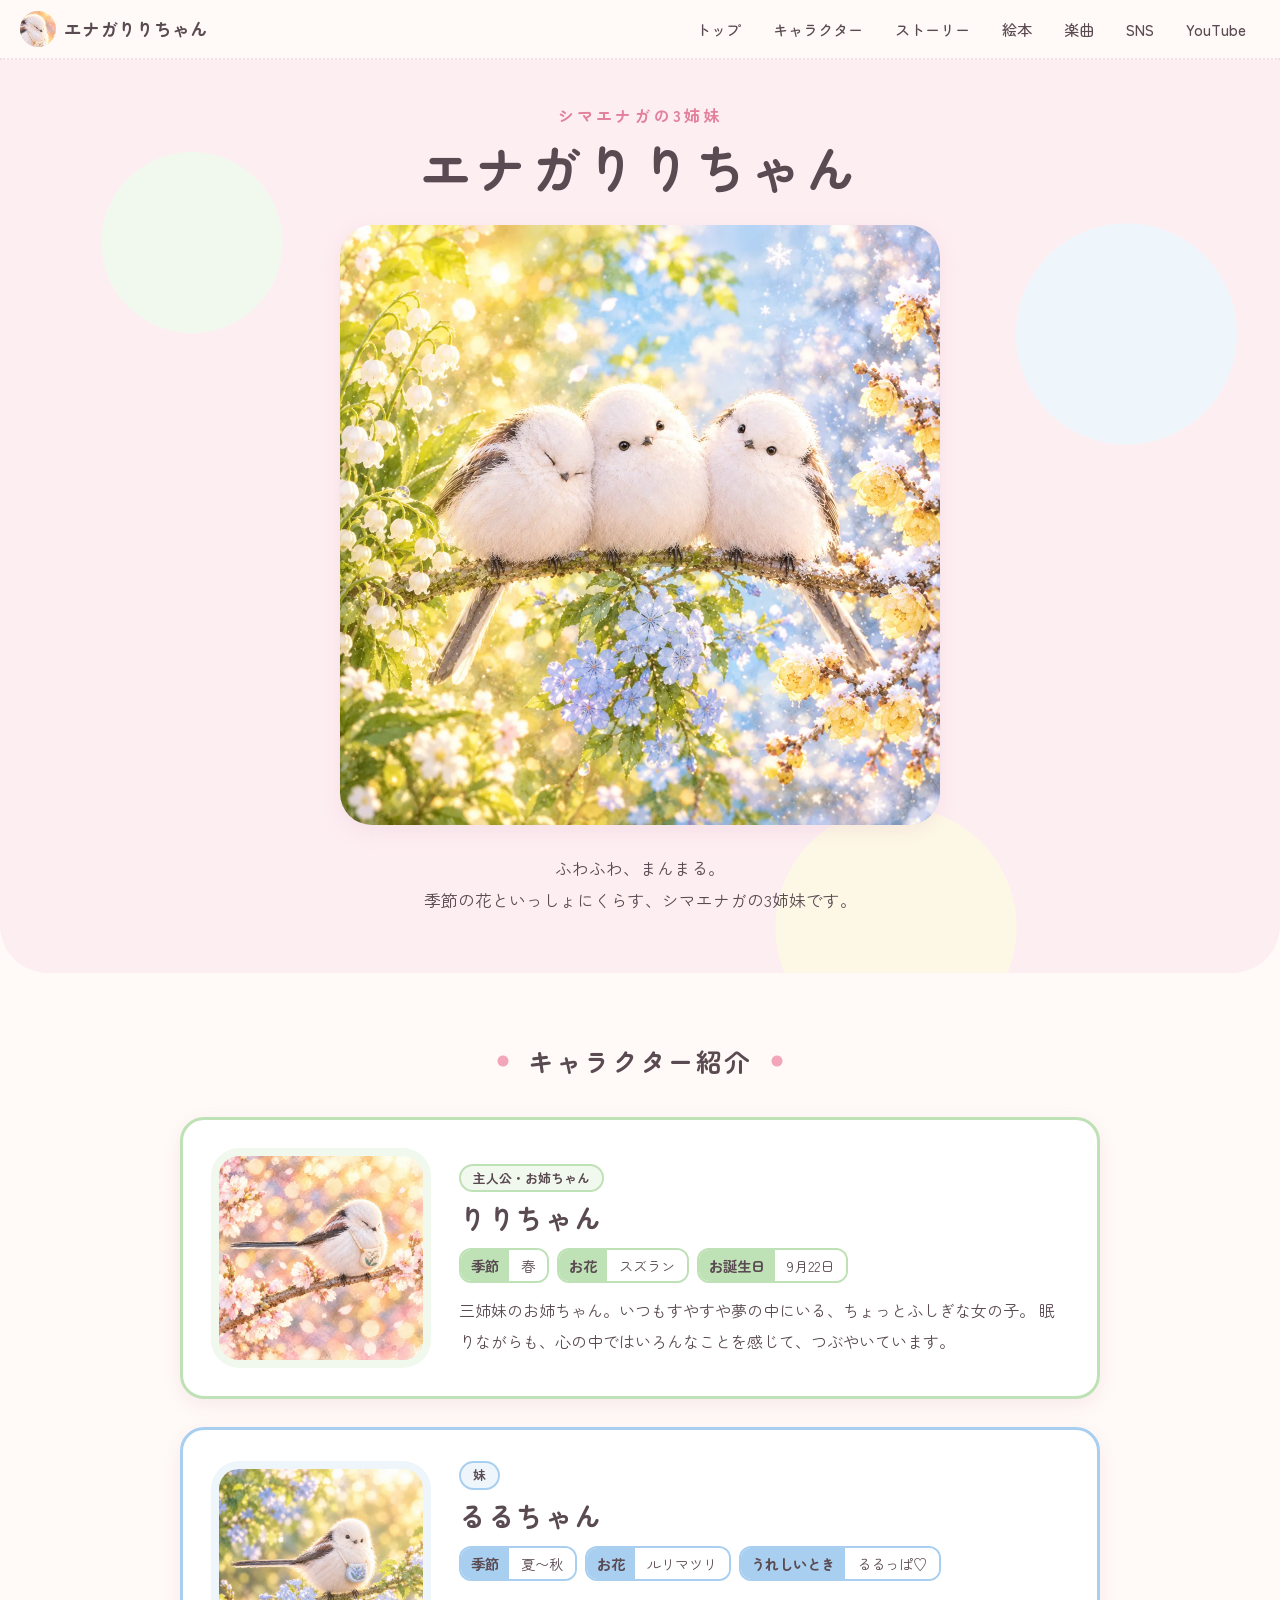
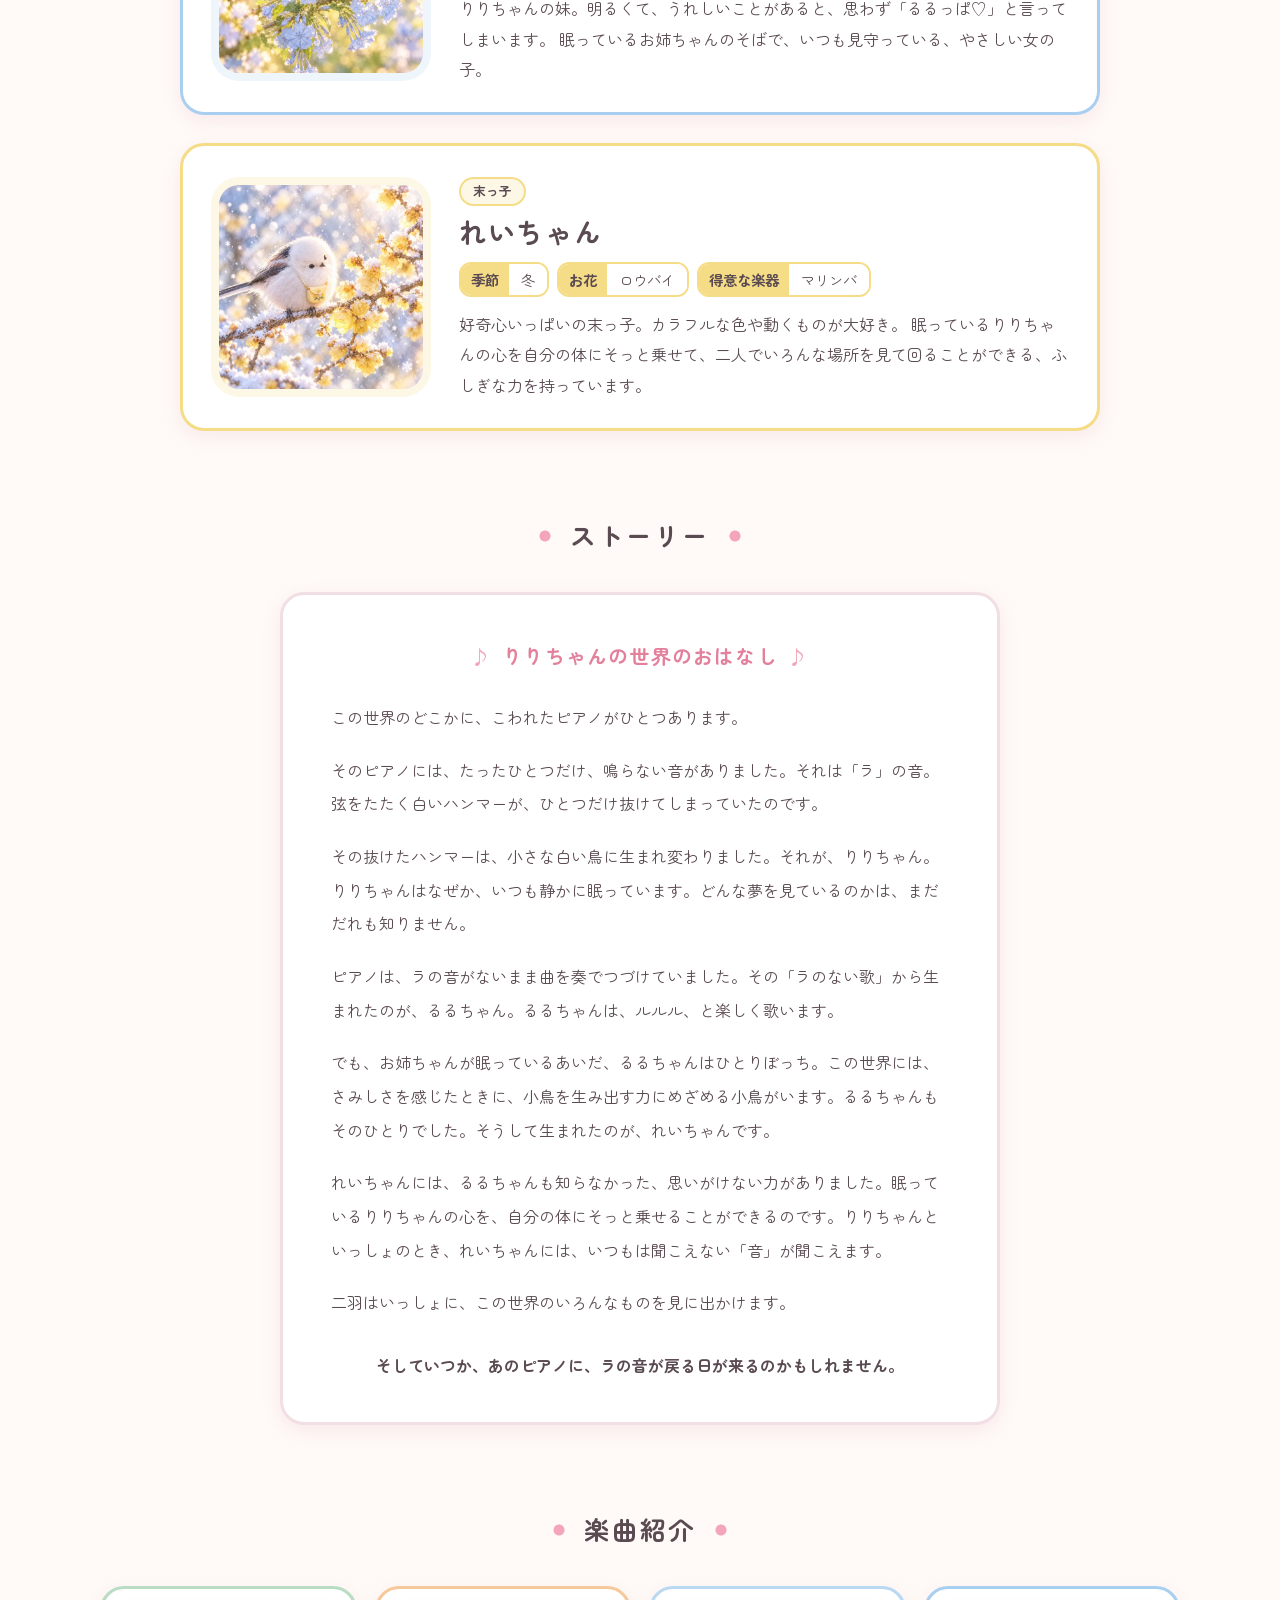
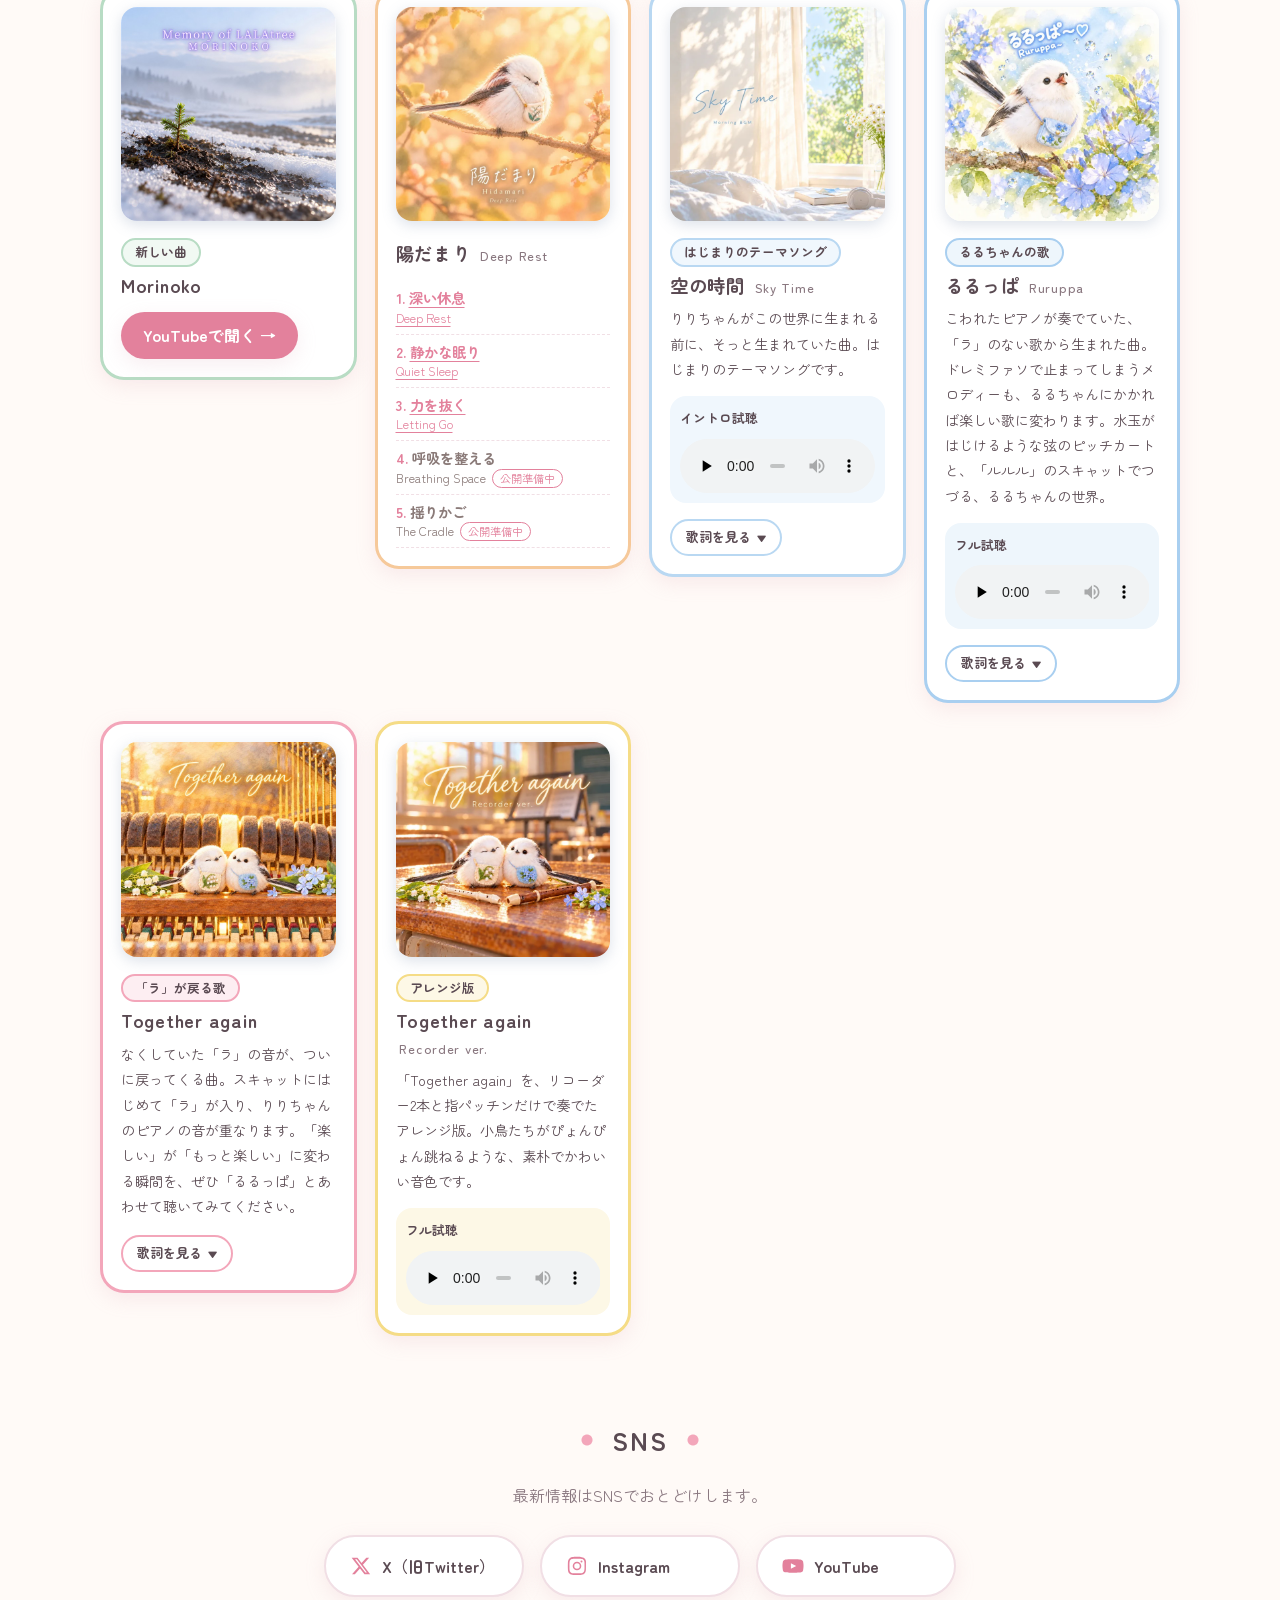
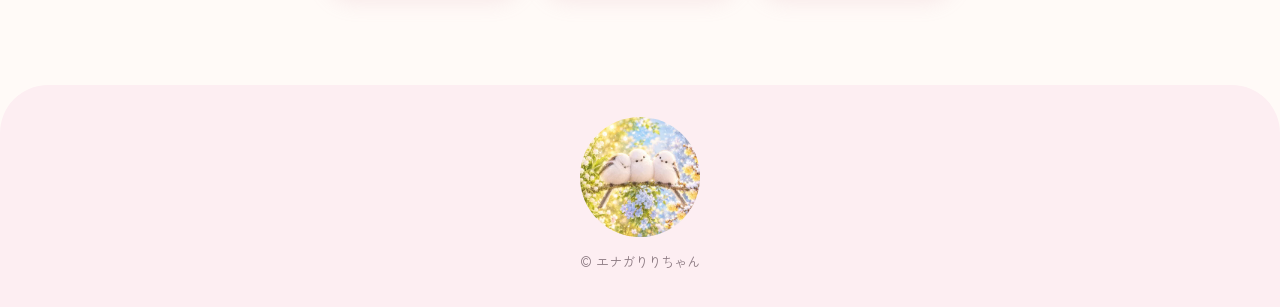
<file: index.html>
<!DOCTYPE html>
<html lang="ja">
<head>
  <meta charset="UTF-8">
  <meta name="viewport" content="width=device-width, initial-scale=1">
  <meta name="google-site-verification" content="CkaUETb5rT_aBQp0_hpuAXCT8J8VtacOYx5EPH8W-0g" />
  <title>エナガりりちゃん</title>
  <meta name="description" content="シマエナガがモチーフの3姉妹、りりちゃん・るるちゃん・れいちゃんのキャラクターサイトです。">
  <meta property="og:title" content="エナガりりちゃん">
  <meta property="og:description" content="シマエナガがモチーフの3姉妹、りりちゃん・るるちゃん・れいちゃんのキャラクターサイトです。">
  <meta property="og:type" content="website">
  <meta property="og:image" content="images/top.jpg">
  <meta name="theme-color" content="#fdeef2">
  <link rel="icon" href="images/favicon.png" type="image/png">
  <link rel="apple-touch-icon" href="images/favicon.png">
  <link rel="preconnect" href="https://fonts.googleapis.com">
  <link rel="preconnect" href="https://fonts.gstatic.com" crossorigin>
  <link href="https://fonts.googleapis.com/css2?family=Shippori+Mincho:wght@400;500;600&family=Zen+Maru+Gothic:wght@400;500;700&display=swap" rel="stylesheet">
  <link rel="stylesheet" href="style.css?v=20261104">
</head>
<body>
  <header class="site-header">
    <a class="logo" href="#top">
      <img src="images/favicon.png" alt="" width="36" height="36">
      <span>エナガりりちゃん</span>
    </a>
    <nav class="site-nav" aria-label="メインメニュー">
      <a href="#top">トップ</a>
      <a href="#characters">キャラクター</a>
      <a href="#story">ストーリー</a>
      <a href="ehon.html">絵本</a>
      <a href="#music">楽曲</a>
      <a href="#sns">SNS</a>
      <a href="youtube.html">YouTube</a>
    </nav>
  </header>

  <main>
    <!-- トップ -->
    <section id="top" class="hero">
      <p class="hero-lead">シマエナガの3姉妹</p>
      <h1 class="hero-title">エナガりりちゃん</h1>
      <!-- 3匹そろった画像（images/top.webp と images/top.jpg） -->
      <picture>
        <source srcset="images/top.webp" type="image/webp">
        <img class="hero-image" src="images/top.jpg"
             alt="スズラン・ルリマツリ・ロウバイの花にかこまれて、枝にならんでよりそう3姉妹"
             width="1200" height="1200" fetchpriority="high" decoding="async">
      </picture>
      <p class="hero-text">
        ふわふわ、まんまる。<br>
        季節の花といっしょにくらす、<br class="sp-only">シマエナガの3姉妹です。
      </p>
    </section>

    <!-- キャラクター紹介 -->
    <section id="characters" class="section">
      <h2 class="section-title"><span>キャラクター紹介</span></h2>

      <div class="chara-list">
        <article class="chara chara--riri" id="riri">
          <div class="chara-image">
            <picture>
              <source srcset="images/riri.webp" type="image/webp">
              <img src="images/riri.jpg" alt="スズランのポシェットをさげて、桜の枝の上ですやすや眠るりりちゃん" width="640" height="640" loading="lazy" decoding="async">
            </picture>
          </div>
          <div class="chara-body">
            <p class="chara-tag">主人公・お姉ちゃん</p>
            <h3 class="chara-name">りりちゃん</h3>
            <dl class="chara-profile">
              <div><dt>季節</dt><dd>春</dd></div>
              <div><dt>お花</dt><dd>スズラン</dd></div>
              <div><dt>お誕生日</dt><dd>9月22日</dd></div>
            </dl>
            <p class="chara-text">
              三姉妹のお姉ちゃん。いつもすやすや夢の中にいる、ちょっとふしぎな女の子。
              眠りながらも、心の中ではいろんなことを感じて、つぶやいています。
            </p>
          </div>
        </article>

        <article class="chara chara--ruru" id="ruru">
          <div class="chara-image">
            <picture>
              <source srcset="images/ruru.webp" type="image/webp">
              <img src="images/ruru.jpg" alt="ルリマツリのポシェットをさげて、ルリマツリの枝にとまるるるちゃん" width="640" height="640" loading="lazy" decoding="async">
            </picture>
          </div>
          <div class="chara-body">
            <p class="chara-tag">妹</p>
            <h3 class="chara-name">るるちゃん</h3>
            <dl class="chara-profile">
              <div><dt>季節</dt><dd>夏〜秋</dd></div>
              <div><dt>お花</dt><dd>ルリマツリ</dd></div>
              <div><dt>うれしいとき</dt><dd>るるっぱ♡</dd></div>
            </dl>
            <p class="chara-text">
              りりちゃんの妹。明るくて、うれしいことがあると、思わず「るるっぱ♡」と言ってしまいます。
              眠っているお姉ちゃんのそばで、いつも見守っている、やさしい女の子。
            </p>
          </div>
        </article>

        <article class="chara chara--rei" id="rei">
          <div class="chara-image">
            <picture>
              <source srcset="images/rei.webp" type="image/webp">
              <img src="images/rei.jpg" alt="ロウバイのポシェットをさげて、雪のつもったロウバイの枝にとまるれいちゃん" width="640" height="640" loading="lazy" decoding="async">
            </picture>
          </div>
          <div class="chara-body">
            <p class="chara-tag">末っ子</p>
            <h3 class="chara-name">れいちゃん</h3>
            <dl class="chara-profile">
              <div><dt>季節</dt><dd>冬</dd></div>
              <div><dt>お花</dt><dd>ロウバイ</dd></div>
              <div><dt>得意な楽器</dt><dd>マリンバ</dd></div>
            </dl>
            <p class="chara-text">
              好奇心いっぱいの末っ子。カラフルな色や動くものが大好き。
              眠っているりりちゃんの心を自分の体にそっと乗せて、二人でいろんな場所を見て回ることができる、ふしぎな力を持っています。
            </p>
          </div>
        </article>
      </div>
    </section>

    <!-- ストーリー -->
    <section id="story" class="section">
      <h2 class="section-title"><span>ストーリー</span></h2>
      <div class="story">
        <h3 class="story-title">りりちゃんの世界のおはなし</h3>
        <p>この世界のどこかに、こわれたピアノがひとつあります。</p>
        <p>そのピアノには、たったひとつだけ、鳴らない音がありました。それは「ラ」の音。弦をたたく白いハンマーが、ひとつだけ抜けてしまっていたのです。</p>
        <p>その抜けたハンマーは、小さな白い鳥に生まれ変わりました。それが、りりちゃん。りりちゃんはなぜか、いつも静かに眠っています。どんな夢を見ているのかは、まだだれも知りません。</p>
        <p>ピアノは、ラの音がないまま曲を奏でつづけていました。その「ラのない歌」から生まれたのが、るるちゃん。るるちゃんは、ルルル、と楽しく歌います。</p>
        <p>でも、お姉ちゃんが眠っているあいだ、るるちゃんはひとりぼっち。この世界には、さみしさを感じたときに、小鳥を生み出す力にめざめる小鳥がいます。るるちゃんもそのひとりでした。そうして生まれたのが、れいちゃんです。</p>
        <p>れいちゃんには、るるちゃんも知らなかった、思いがけない力がありました。眠っているりりちゃんの心を、自分の体にそっと乗せることができるのです。りりちゃんといっしょのとき、れいちゃんには、いつもは聞こえない「音」が聞こえます。</p>
        <p>二羽はいっしょに、この世界のいろんなものを見に出かけます。</p>
        <p class="story-last">そしていつか、あのピアノに、ラの音が戻る日が来るのかもしれません。</p>
      </div>
    </section>

    <!-- 楽曲紹介 -->
    <section id="music" class="section">
      <h2 class="section-title"><span>楽曲紹介</span></h2>

      <div class="track-list">
        <article class="track track--morinoko has-jacket">
          <div class="track-jacket">
            <img src="images/jackets/morinoko.jpg" alt="「Morinoko」のジャケット。雪どけの大地に芽ぶいた小さな苗木" width="640" height="640" loading="lazy" decoding="async">
          </div>
          <div class="track-body">
            <p class="track-tag">新しい曲</p>
            <h3 class="track-title">Morinoko</h3>
            <p class="track-links">
              <a class="track-link" href="https://youtu.be/OeVBtRButKU" target="_blank" rel="noopener">YouTubeで聞く →</a>
            </p>
          </div>
        </article>

        <article class="track track--hidamari has-jacket">
          <div class="track-jacket">
            <picture>
              <source srcset="images/jackets/hidamari-deep-rest.webp" type="image/webp">
              <img src="images/jackets/hidamari-deep-rest.jpg" alt="「陽だまり Deep Rest」のジャケット。やわらかな陽ざしの中、枝の上でめを閉じて眠るシマエナガ" width="640" height="640" loading="lazy" decoding="async">
            </picture>
          </div>
          <div class="track-body">
            <h3 class="track-title">陽だまり <span class="track-sub">Deep Rest</span></h3>
            <ol class="song-list">
              <li><a href="https://www.youtube.com/watch?v=Vtbpf_V0cyQ" target="_blank" rel="noopener">深い休息 <span class="song-list-en">Deep Rest</span></a></li>
              <li><a href="https://youtu.be/SRjAAAtLwlQ" target="_blank" rel="noopener">静かな眠り <span class="song-list-en">Quiet Sleep</span></a></li>
              <li><a href="https://youtu.be/g1QS5-3cf-s" target="_blank" rel="noopener">力を抜く <span class="song-list-en">Letting Go</span></a></li>
              <li class="is-soon">呼吸を整える <span class="song-list-en">Breathing Space<span class="song-list-soon">公開準備中</span></span></li>
              <li class="is-soon">揺りかご <span class="song-list-en">The Cradle<span class="song-list-soon">公開準備中</span></span></li>
            </ol>
          </div>
        </article>

        <article class="track track--sora has-jacket">
          <div class="track-jacket">
            <picture>
              <source srcset="images/jackets/sora-no-jikan.webp" type="image/webp">
              <img src="images/jackets/sora-no-jikan.jpg" alt="「空の時間（Sky Time）」のジャケット。朝の光がさしこむ窓辺と白いカーテン" width="640" height="640" loading="lazy" decoding="async">
            </picture>
          </div>
          <div class="track-body">
            <p class="track-tag">はじまりのテーマソング</p>
            <h3 class="track-title">空の時間 <span class="track-sub">Sky Time</span></h3>
            <p class="track-text">りりちゃんがこの世界に生まれる前に、そっと生まれていた曲。はじまりのテーマソングです。</p>
            <div class="track-audio">
              <p class="track-audio-label">イントロ試聴</p>
              <audio controls preload="none" src="audio/sora-no-jikan-intro.mp3">
                お使いのブラウザは音声の再生に対応していません。
              </audio>
            </div>
            <details class="track-lyrics">
              <summary><span class="lyrics-song">「空の時間」の</span>歌詞を見る</summary>
              <div class="lyrics">
                <p>キミはここでいい<br>
                   あさがそっとひらく<br>
                   まだゆめのなか<br>
                   そばにいるよ</p>
                <p>キミのままでいい<br>
                   ゆっくりでいい<br>
                   ひかりはまつよ<br>
                   ここにいるよ</p>
                <p>キミがみるそら<br>
                   きのうのままで<br>
                   つよがらなくていい<br>
                   ことばはいらない</p>
                <p>ただとなりにいる<br>
                   それだけでいい<br>
                   キミのあさだから<br>
                   ゆっくりでいいよ</p>
                <p>かぜがそっとふく<br>
                   まどにひかりさす<br>
                   キミはここでいい<br>
                   ゆっくりでいいよ</p>
                <p>ひかりがそっと<br>
                   まちをつつむよ<br>
                   キミのままでいい<br>
                   ここにいていい</p>
                <p>ひかりがそっと<br>
                   まちをつつむよ<br>
                   キミはそのまま<br>
                   ここにいていい</p>
                <p>きょうはここから<br>
                   そのままでいい<br>
                   キミがわらうまで<br>
                   ここでまってる<br>
                   ひかりがさすころ</p>
                <p>キミはここでいい<br>
                   ゆっくりでいいよ<br>
                   ひかりはまつよ<br>
                   ここにいるよ<br>
                   キミのままでいい<br>
                   ここにいていい</p>
                <p>あさがそっとかわる<br>
                   キミはそのままで<br>
                   そばにいるよ<br>
                   LALALA</p>
              </div>
            </details>
          </div>
        </article>

        <article class="track track--ruru has-jacket">
          <div class="track-jacket">
            <picture>
              <source srcset="images/jackets/ruruppa.webp" type="image/webp">
              <img src="images/jackets/ruruppa.jpg" alt="「るるっぱ（Ruruppa）」のジャケット。ルリマツリの花と水玉のなかで、枝にとまって歌うるるちゃん" width="640" height="640" loading="lazy" decoding="async">
            </picture>
          </div>
          <div class="track-body">
            <p class="track-tag">るるちゃんの歌</p>
            <h3 class="track-title">るるっぱ <span class="track-sub">Ruruppa</span></h3>
            <p class="track-text">こわれたピアノが奏でていた、「ラ」のない歌から生まれた曲。ドレミファソで止まってしまうメロディーも、るるちゃんにかかれば楽しい歌に変わります。水玉がはじけるような弦のピッチカートと、「ルルル」のスキャットでつづる、るるちゃんの世界。</p>
            <div class="track-audio">
              <p class="track-audio-label">フル試聴</p>
              <audio controls preload="none" src="audio/ruruppa.mp3">
                お使いのブラウザは音声の再生に対応していません。
              </audio>
            </div>
            <details class="track-lyrics">
              <summary><span class="lyrics-song">「るるっぱ」の</span>歌詞を見る</summary>
              <div class="lyrics">
                <p>ルル ルル ルー<br>
                   ルル ドゥル ルー<br>
                   パパ ルル ルー<br>
                   ルル ドゥー</p>
                <p>ルル ルル ルル ルー<br>
                   ドゥル ルル パー<br>
                   ルル ルル ルル ルー<br>
                   ルー ルー</p>
                <p>ルル ルル ルー<br>
                   ルル ドゥル ルー</p>
                <p>ンー ンー</p>
              </div>
            </details>
          </div>
        </article>

        <article class="track track--together has-jacket">
          <div class="track-jacket">
            <picture>
              <source srcset="images/jackets/together-again.webp" type="image/webp">
              <img src="images/jackets/together-again.jpg" alt="「Together again」のジャケット。こわれたピアノのハンマーの前で、スズランとルリマツリにかこまれてよりそうりりちゃんとるるちゃん" width="640" height="640" loading="lazy" decoding="async">
            </picture>
          </div>
          <div class="track-body">
            <p class="track-tag">「ラ」が戻る歌</p>
            <h3 class="track-title">Together again</h3>
            <p class="track-text">なくしていた「ラ」の音が、ついに戻ってくる曲。スキャットにはじめて「ラ」が入り、りりちゃんのピアノの音が重なります。「楽しい」が「もっと楽しい」に変わる瞬間を、ぜひ「るるっぱ」とあわせて聴いてみてください。</p>
            <details class="track-lyrics">
              <summary><span class="lyrics-song">「Together again」の</span>歌詞を見る</summary>
              <div class="lyrics">
                <p>ルルル ルルル ルッル ルー<br>
                   パッパー パッパー ルルル ルー</p>
                <p>ルルル ルルル ルッル ラー<br>
                   ラ… ラ… ルルル ラー</p>
                <p>ルル ララ ルル ララ<br>
                   パッパー ラッラー</p>
                <p>ララララ ルルル パッパー<br>
                   ルルル ラララ ららっぱ〜<br>
                   ララララ ルルル パッパー<br>
                   るるっぱ ららっぱ〜</p>
                <p>ルルル <span class="lyrics-note">(piano answers)</span><br>
                   ラララ <span class="lyrics-note">(piano answers)</span><br>
                   ルルラ ルルラ <span class="lyrics-note">(piano answers)</span></p>
                <p>ララララ ルルル パッパー<br>
                   るるっぱ〜 ららっぱ〜<br>
                   ララララ ルルル パッパー<br>
                   るるっぱ ららっぱ〜♡</p>
                <p>ラー…</p>
              </div>
            </details>
          </div>
        </article>

        <article class="track track--birdsong has-jacket">
          <div class="track-jacket">
            <picture>
              <source srcset="images/jackets/together-again-birdsong.webp" type="image/webp">
              <img src="images/jackets/together-again-birdsong.jpg" alt="「Together again」アレンジ版のジャケット。夕日のさす教室の机の上で、2本のリコーダーとお花にかこまれてよりそうりりちゃんとるるちゃん" width="640" height="640" loading="lazy" decoding="async">
            </picture>
          </div>
          <div class="track-body">
            <p class="track-tag">アレンジ版</p>
            <h3 class="track-title">Together again <span class="track-sub">Recorder ver.</span></h3>
            <p class="track-text">「Together again」を、リコーダー2本と指パッチンだけで奏でたアレンジ版。小鳥たちがぴょんぴょん跳ねるような、素朴でかわいい音色です。</p>
            <div class="track-audio">
              <p class="track-audio-label">フル試聴</p>
              <audio controls preload="none" src="audio/together-again-birdsong.mp3">
                お使いのブラウザは音声の再生に対応していません。
              </audio>
            </div>
          </div>
        </article>
      </div>
    </section>

    <!-- SNSリンク -->
    <section id="sns" class="section">
      <h2 class="section-title"><span>SNS</span></h2>
      <p class="section-lead">最新情報はSNSでおとどけします。</p>
      <ul class="sns-list">
        <li>
          <a class="sns-link" href="https://x.com/enagariri" target="_blank" rel="noopener">
            <svg viewBox="0 0 24 24" aria-hidden="true"><path d="M17.8 3h3.1l-6.8 7.7L22 21h-6.2l-4.9-6.4L5.3 21H2.2l7.2-8.3L1.8 3h6.4l4.4 5.8L17.8 3Zm-1.1 16.2h1.7L7.4 4.7H5.5l11.2 14.5Z"/></svg>
            <span>X（旧Twitter）</span>
          </a>
        </li>
        <li>
          <a class="sns-link" href="https://www.instagram.com/enagariri/" target="_blank" rel="noopener">
            <svg viewBox="0 0 24 24" aria-hidden="true"><path d="M12 7.3A4.7 4.7 0 1 0 12 16.7 4.7 4.7 0 0 0 12 7.3Zm0 7.7a3 3 0 1 1 0-6 3 3 0 0 1 0 6Zm6-7.9a1.1 1.1 0 1 1-2.2 0 1.1 1.1 0 0 1 2.2 0ZM21.9 8c-.1-1.6-.4-3-1.6-4.2S17.6 2.2 16 2.1C14.4 2 9.6 2 8 2.1 6.4 2.2 5 2.5 3.8 3.7S2.2 6.4 2.1 8C2 9.6 2 14.4 2.1 16c.1 1.6.4 3 1.6 4.2s2.6 1.5 4.2 1.6c1.6.1 6.4.1 8 0 1.6-.1 3-.4 4.2-1.6s1.5-2.6 1.6-4.2c.1-1.6.1-6.4.1-8Zm-2.1 9.7a3.3 3.3 0 0 1-1.9 1.9c-1.3.5-4.4.4-5.9.4s-4.6.1-5.9-.4a3.3 3.3 0 0 1-1.9-1.9C3.7 16.4 3.8 13.5 3.8 12s-.1-4.4.4-5.7a3.3 3.3 0 0 1 1.9-1.9C7.4 3.9 10.5 4 12 4s4.6-.1 5.9.4a3.3 3.3 0 0 1 1.9 1.9c.5 1.3.4 4.2.4 5.7s.1 4.4-.4 5.7Z"/></svg>
            <span>Instagram</span>
          </a>
        </li>
        <li>
          <a class="sns-link" href="https://www.youtube.com/@enagariri" target="_blank" rel="noopener">
            <svg viewBox="0 0 24 24" aria-hidden="true"><path d="M23 7.2a3 3 0 0 0-2.1-2.1C19 4.6 12 4.6 12 4.6s-7 0-8.9.5A3 3 0 0 0 1 7.2 31 31 0 0 0 .5 12 31 31 0 0 0 1 16.8a3 3 0 0 0 2.1 2.1c1.9.5 8.9.5 8.9.5s7 0 8.9-.5a3 3 0 0 0 2.1-2.1 31 31 0 0 0 .5-4.8 31 31 0 0 0-.5-4.8ZM9.7 15V9l5.8 3-5.8 3Z"/></svg>
            <span>YouTube</span>
          </a>
        </li>
      </ul>
    </section>
  </main>

  <footer class="site-footer">
    <img src="images/top-small.webp" alt="" width="120" height="120" loading="lazy" decoding="async">
    <p><small>&copy; エナガりりちゃん</small></p>
  </footer>
</body>
</html>
</file>
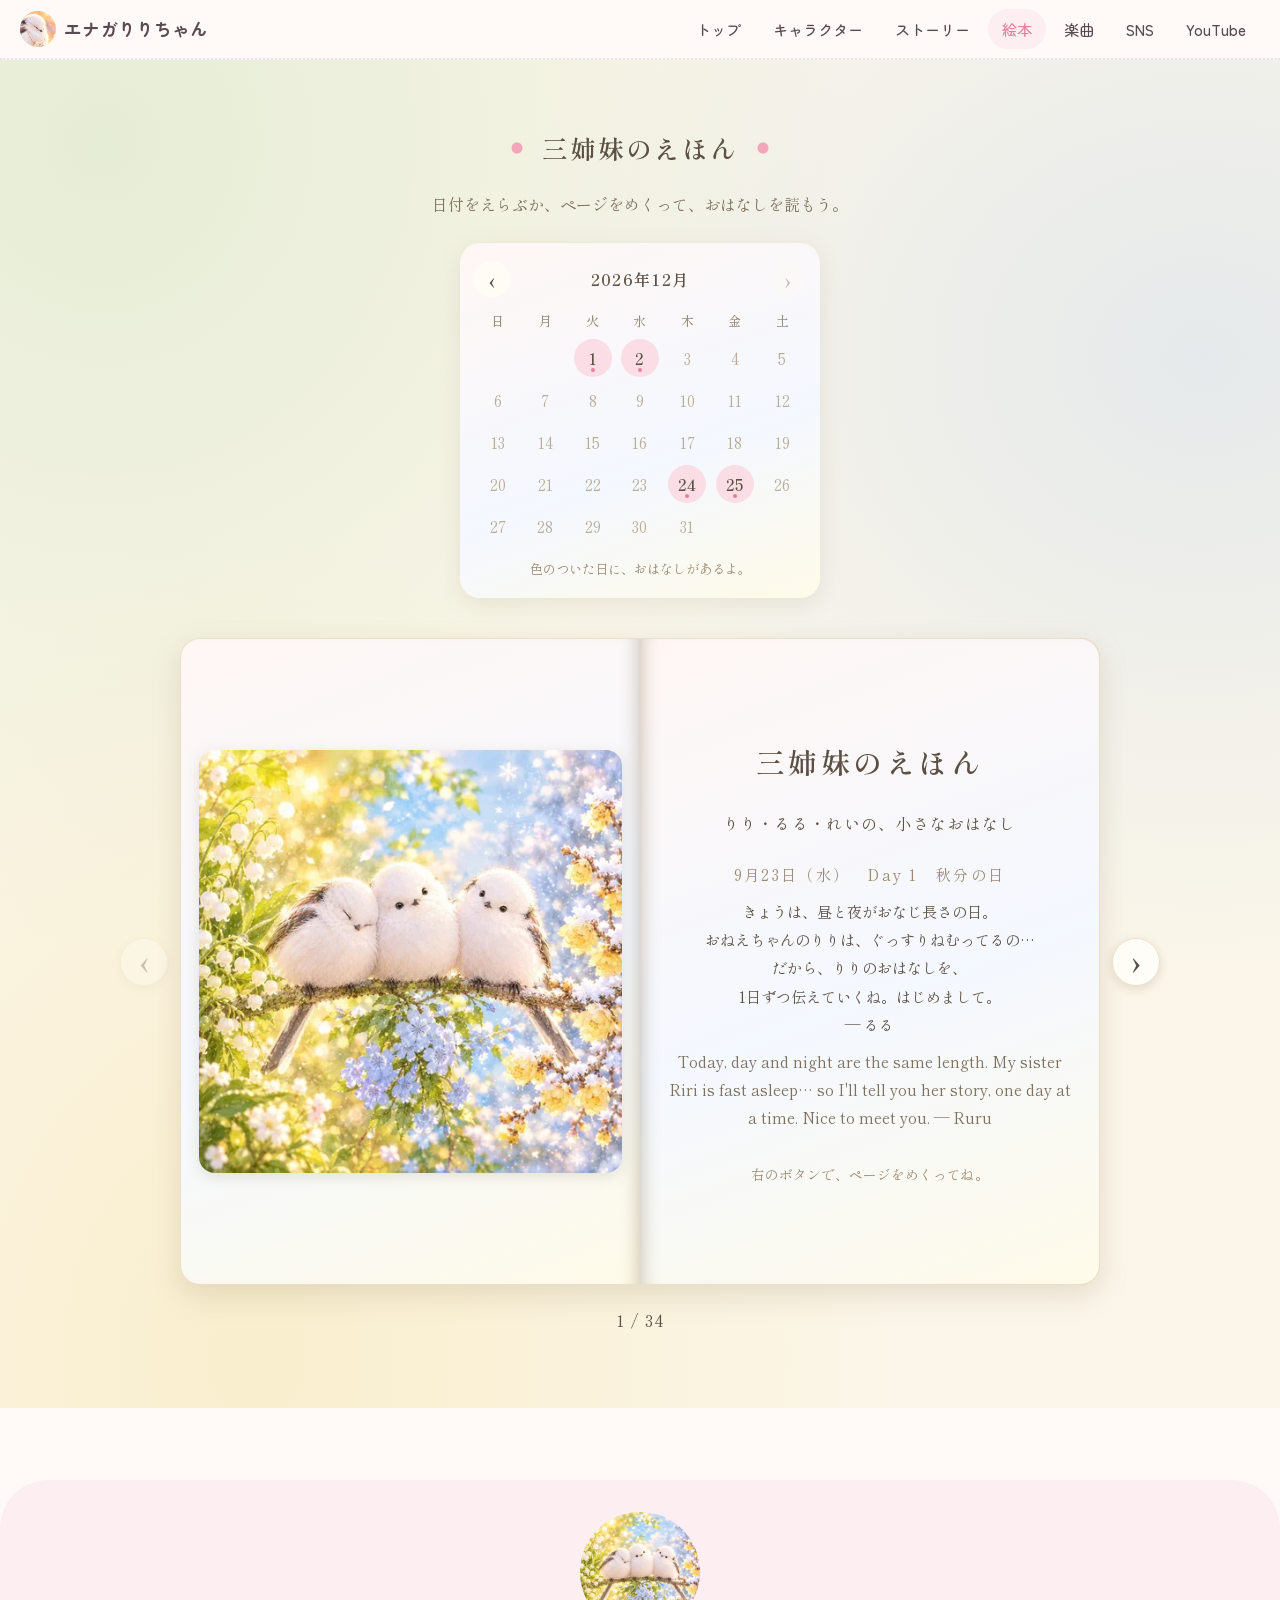
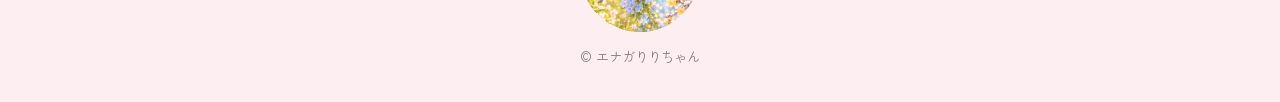
<file: ehon.html>
<!DOCTYPE html>
<html lang="ja">
<head>
  <meta charset="UTF-8">
  <meta name="viewport" content="width=device-width, initial-scale=1">
  <title>三姉妹のえほん｜エナガりりちゃん</title>
  <meta name="description" content="三姉妹の小さなおはなしを、絵本のようにページをめくって読めるページです。">
  <meta property="og:title" content="三姉妹のえほん｜エナガりりちゃん">
  <meta property="og:description" content="三姉妹の小さなおはなしを、絵本のようにページをめくって読めるページです。">
  <meta property="og:type" content="website">
  <meta property="og:image" content="images/top.jpg">
  <meta name="theme-color" content="#fdeef2">
  <link rel="icon" href="images/favicon.png" type="image/png">
  <link rel="apple-touch-icon" href="images/favicon.png">
  <link rel="preconnect" href="https://fonts.googleapis.com">
  <link rel="preconnect" href="https://fonts.gstatic.com" crossorigin>
  <link href="https://fonts.googleapis.com/css2?family=Shippori+Mincho:wght@400;500;600&family=Zen+Maru+Gothic:wght@400;500;700&display=swap" rel="stylesheet">
  <link rel="stylesheet" href="style.css?v=20261104">
  <script>document.documentElement.classList.add("js");</script>
</head>
<body>
  <header class="site-header">
    <a class="logo" href="index.html">
      <img src="images/favicon.png" alt="" width="36" height="36">
      <span>エナガりりちゃん</span>
    </a>
    <nav class="site-nav" aria-label="メインメニュー">
      <a href="index.html#top">トップ</a>
      <a href="index.html#characters">キャラクター</a>
      <a href="index.html#story">ストーリー</a>
      <a href="ehon.html" aria-current="page">絵本</a>
      <a href="index.html#music">楽曲</a>
      <a href="index.html#sns">SNS</a>
      <a href="youtube.html">YouTube</a>
    </nav>
  </header>

  <main>
    <section class="pendant-section tale-section" aria-labelledby="ehon-title">
      <!--
        絵本のページ。1つの <section class="ehon-spread"> が、見開き1つ分です。
          左のページ：.ehon-art（絵）／右のページ：.ehon-story（日付・見出し・本文）
        新しいおはなしは、下の「おはなし」の <section class="ehon-spread"> を1つコピーし、
        id・data-date（年-月-日）・日付の表示・見出し・画像・本文を書きかえて「おしまいのページ」の前に追加してください。
        data-date をつけたページが、ページ上部のカレンダーから読めるようになります。
        同じ日のおはなしが何ページも続くとき（カルーセル）は、2ページ目以降に data-date ではなく data-day="年-月-日" をつけます。
        ページは日付の早い順に並べてください（めくる順番は、HTMLに書いた順番です）。
      -->
      <h1 class="section-title" id="ehon-title"><span>三姉妹のえほん</span></h1>
      <p class="section-lead">日付をえらぶか、ページをめくって、おはなしを読もう。</p>

      <aside class="ehon-cal" id="ehon-cal" aria-label="おはなしカレンダー" hidden></aside>

      <div class="ehon" id="ehon">
        <div class="ehon-book"></div>
        <p class="ehon-count" aria-live="polite" hidden></p>

        <div class="ehon-source">
          <!-- 表紙 -->
          <section class="ehon-spread" id="cover" data-date="2026-09-23" aria-label="表紙 9月23日 はじめまして">
            <div class="ehon-art">
              <picture>
                <source srcset="images/ehon/cover.webp" type="image/webp">
                <img class="ehon-image" src="images/ehon/cover.jpg" alt="花にかこまれて、枝にならんでよりそう三姉妹" width="480" height="480" decoding="async">
              </picture>
            </div>
            <div class="ehon-story ehon-story--center">
              <p class="ehon-cover-title">三姉妹のえほん</p>
              <p class="ehon-cover-sub">りり・るる・れいの、小さなおはなし</p>
              <p class="ehon-date ehon-cover-date">9月23日（水）　Day 1　秋分の日</p>
              <div class="ehon-text ehon-cover-text">
                <p>きょうは、昼と夜がおなじ長さの日。<br>おねえちゃんのりりは、ぐっすりねむってるの…<br>だから、りりのおはなしを、<br>1日ずつ伝えていくね。はじめまして。<br>— るる</p>
                <p class="ehon-en" lang="en">Today, day and night are the same length. My sister Riri is fast asleep… so I'll tell you her story, one day at a time. Nice to meet you. — Ruru</p>
              </div>
              <p class="ehon-hint">右のボタンで、ページをめくってね。</p>
            </div>
          </section>

          <!-- おはなし（日付の早い順に並べます） -->
          <section class="ehon-spread" id="day-004" data-date="2026-09-26" aria-label="9月26日 お月見の夜 1/3">
            <div class="ehon-art">
              <picture>
                <source srcset="images/ehon/day-004-1.webp" type="image/webp">
                <img class="ehon-image" src="images/ehon/day-004-1.jpg" alt="まんまるのお月さまの下、枝の上でよりそうりりちゃんとるるちゃん。すすきとお月見だんごがそばにある" width="800" height="1000" decoding="async">
              </picture>
            </div>
            <div class="ehon-story">
              <p class="ehon-date">9月26日（土）　Day 4　1 / 3</p>
              <h2 class="ehon-title">お月見の夜</h2>
              <div class="ehon-text">
                <p class="ehon-last">お月見の夜。<br>りりはもちろん、ねてました。</p>
                <p class="ehon-en" lang="en">Moon-viewing night. Riri slept through it, of course.</p>
              </div>
            </div>
          </section>

          <section class="ehon-spread" id="day-004-2" data-day="2026-09-26" aria-label="お月見の夜 2/3">
            <div class="ehon-art">
              <picture>
                <source srcset="images/ehon/day-004-2.webp" type="image/webp">
                <img class="ehon-image" src="images/ehon/day-004-2.jpg" alt="満月の夜、紅葉とすすきの枝の上で、ぴったりよりそって眠るりりちゃんと、そばにいるるるちゃん" width="800" height="1000" decoding="async">
              </picture>
            </div>
            <div class="ehon-story">
              <p class="ehon-date">9月26日（土）　Day 4　2 / 3</p>
              <h2 class="ehon-title">お月見の夜</h2>
              <div class="ehon-text">
                <p class="ehon-last">おだんごと、すすきと、<br>まんまるのお月さま。</p>
              </div>
            </div>
          </section>

          <section class="ehon-spread" id="day-004-3" data-day="2026-09-26" aria-label="お月見の夜 3/3">
            <div class="ehon-art">
              <picture>
                <source srcset="images/ehon/day-004-3.webp" type="image/webp">
                <img class="ehon-image" src="images/ehon/day-004-3.jpg" alt="満月の下、スズランのそばで、ふわふわの体をまるめてぐっすり眠るりりちゃん" width="800" height="1000" decoding="async">
              </picture>
            </div>
            <div class="ehon-story">
              <p class="ehon-date">9月26日（土）　Day 4　3 / 3</p>
              <h2 class="ehon-title">お月見の夜</h2>
              <div class="ehon-text">
                <p class="ehon-last">りりは、ぐっすり。<br>おやすみなさい。</p>
              </div>
            </div>
          </section>

          <section class="ehon-spread" id="sleeptalk-006" data-date="2026-09-28" aria-label="9月28日（月） 寝言カード Day 6">
            <div class="ehon-art">
              <picture>
                <source srcset="images/ehon/sleeptalk-006.webp" type="image/webp">
                <img class="ehon-image" src="images/ehon/sleeptalk-006.jpg" alt="秋の青空の下、スズランのそばで眠るりりちゃん。ふきだしの中では、小さな雲になったりりちゃんが眠っている。「すやすや…ちいさな雲になる夢をみたの。」" width="800" height="1000" decoding="async">
              </picture>
            </div>
            <div class="ehon-story">
              <p class="ehon-date">9月28日（月）</p>
              <h2 class="ehon-title">寝言カード　Day 6</h2>
              <div class="ehon-text">
                <p class="ehon-last">すやすや…<br>ちいさな雲になる夢をみたの。</p>
                <p class="ehon-en" lang="en">Zzz… I dreamed I was a tiny cloud.</p>
                <p>— りり</p>
              </div>
            </div>
          </section>

          <section class="ehon-spread" id="day-008" data-date="2026-09-30" aria-label="9月30日 夕やけの、静かな眠り">
            <div class="ehon-art">
              <picture>
                <source srcset="images/ehon/day-008.webp" type="image/webp">
                <img class="ehon-image" src="images/ehon/day-008.jpg" alt="夕やけの空の下、紅葉の枝によりそうりりちゃんとるるちゃん。ふたりはスズランとルリマツリの花のポシェットをさげている" width="640" height="1138" decoding="async">
              </picture>
            </div>
            <div class="ehon-story">
              <p class="ehon-date">9月30日（水）　Day 8</p>
              <h2 class="ehon-title">夕やけの、静かな眠り</h2>
              <div class="ehon-text">
                <p class="ehon-last">秋の、ねむたい夜のための音楽。<br>🎵</p>
                <p class="ehon-en" lang="en">Music for sleepy autumn evenings.</p>
                <p class="ehon-en">♪ 陽だまり - 静かな眠り (Quiet Sleep)</p>
              </div>
            </div>
          </section>

          <section class="ehon-spread" id="day-011" data-date="2026-10-03" aria-label="10月3日 落ち葉のおふとん">
            <div class="ehon-art">
              <picture>
                <source srcset="images/ehon/day-011-1.webp" type="image/webp">
                <img class="ehon-image" src="images/ehon/day-011-1.jpg" alt="紅葉の森の落ち葉の上で、赤いもみじの葉をくわえているシマエナガ。青いルリマツリの花がそばに咲いている" width="800" height="1000" decoding="async">
              </picture>
            </div>
            <div class="ehon-story">
              <p class="ehon-date">10月3日（土）　Day 11　1 / 3</p>
              <h2 class="ehon-title">落ち葉のおふとん</h2>
              <div class="ehon-text">
                <p class="ehon-last">るるが落ち葉で、<br>りりのおふとんをつくったおはなし。</p>
                <p class="ehon-en" lang="en">Ruru made a blanket of fallen leaves for Riri.</p>
              </div>
            </div>
          </section>

          <section class="ehon-spread" id="day-011-2" data-day="2026-10-03" aria-label="落ち葉のおふとん 2/3">
            <div class="ehon-art">
              <picture>
                <source srcset="images/ehon/day-011-2.webp" type="image/webp">
                <img class="ehon-image" src="images/ehon/day-011-2.jpg" alt="紅葉の落ち葉の上で、眠っているりりちゃんに、赤や黄色の葉をそっとかけてあげるるるちゃん" width="800" height="1000" decoding="async">
              </picture>
            </div>
            <div class="ehon-story">
              <p class="ehon-date">10月3日（土）　Day 11　2 / 3</p>
              <h2 class="ehon-title">落ち葉のおふとん</h2>
              <div class="ehon-text">
                <p class="ehon-last">落ち葉を、そっとかけてあげて。</p>
              </div>
            </div>
          </section>

          <section class="ehon-spread" id="day-011-3" data-day="2026-10-03" aria-label="落ち葉のおふとん 3/3">
            <div class="ehon-art">
              <picture>
                <source srcset="images/ehon/day-011-3.webp" type="image/webp">
                <img class="ehon-image" src="images/ehon/day-011-3.jpg" alt="夕やけの森で、落ち葉のおふとんにくるまって気持ちよさそうに眠るりりちゃんと、そばでうれしそうなるるちゃん" width="800" height="1000" decoding="async">
              </picture>
            </div>
            <div class="ehon-story">
              <p class="ehon-date">10月3日（土）　Day 11　3 / 3</p>
              <h2 class="ehon-title">落ち葉のおふとん</h2>
              <div class="ehon-text">
                <p class="ehon-last">ほかほか、あったかい。<br>おやすみなさい。</p>
              </div>
            </div>
          </section>

          <section class="ehon-spread" id="sleeptalk-013" data-date="2026-10-05" aria-label="10月5日（月） 寝言カード Day 13">
            <div class="ehon-art">
              <picture>
                <source srcset="images/ehon/sleeptalk-013.webp" type="image/webp">
                <img class="ehon-image" src="images/ehon/sleeptalk-013.jpg" alt="夕やけの空と紅葉の枝で眠るりりちゃん。ふきだしの中では、笑顔の葉っぱたちが子守唄をうたっている。「むにゃ…葉っぱが子守唄をうたってる。」" width="800" height="1000" decoding="async">
              </picture>
            </div>
            <div class="ehon-story">
              <p class="ehon-date">10月5日（月）</p>
              <h2 class="ehon-title">寝言カード　Day 13</h2>
              <div class="ehon-text">
                <p class="ehon-last">むにゃ…<br>葉っぱが子守唄をうたってる。</p>
                <p class="ehon-en" lang="en">Mmm… the leaves are singing a lullaby.</p>
                <p>— りり</p>
              </div>
            </div>
          </section>

          <section class="ehon-spread" id="day-015" data-date="2026-10-07" aria-label="10月7日 月あかりの、静かな眠り">
            <div class="ehon-art">
              <picture>
                <source srcset="images/ehon/day-015.webp" type="image/webp">
                <img class="ehon-image" src="images/ehon/day-015.jpg" alt="満月の夜、枝の上でぴったりよりそって眠るりりちゃんとるるちゃん。ふたりはスズランとルリマツリの花のポシェットをさげている" width="640" height="1138" decoding="async">
              </picture>
            </div>
            <div class="ehon-story">
              <p class="ehon-date">10月7日（水）　Day 15</p>
              <h2 class="ehon-title">月あかりの、静かな眠り</h2>
              <div class="ehon-text">
                <p class="ehon-last">目をとじてね。<br>りりはもうとじてるよ。🎵</p>
                <p class="ehon-en" lang="en">Close your eyes. Riri already did.</p>
                <p class="ehon-en">♪ 陽だまり - 静かな眠り (Quiet Sleep)</p>
              </div>
            </div>
          </section>

          <section class="ehon-spread" id="day-018" data-date="2026-10-10" aria-label="10月10日 どんぐりのおくりもの">
            <div class="ehon-art">
              <picture>
                <source srcset="images/ehon/day-018-1.webp" type="image/webp">
                <img class="ehon-image" src="images/ehon/day-018-1.jpg" alt="紅葉の森の落ち葉の上に転がるどんぐり。遠くの枝の上では、りりちゃんが眠っている" width="800" height="1000" decoding="async">
              </picture>
            </div>
            <div class="ehon-story">
              <p class="ehon-date">10月10日（土）　Day 18</p>
              <h2 class="ehon-title">どんぐりのおくりもの</h2>
              <div class="ehon-text">
                <p class="ehon-last">どんぐりがころころ。<br>森からのおくりもの？</p>
                <p class="ehon-en" lang="en">An acorn rolled to Riri's side. A gift from the forest?</p>
              </div>
            </div>
          </section>

          <section class="ehon-spread" id="day-018-2" data-day="2026-10-10" aria-label="どんぐりのおくりもの つづき">
            <div class="ehon-art">
              <picture>
                <source srcset="images/ehon/day-018-2.webp" type="image/webp">
                <img class="ehon-image" src="images/ehon/day-018-2.jpg" alt="苔むした枝の上で、どんぐりをじっと見つめるるるちゃんと、そばで眠るりりちゃん" width="800" height="1000" decoding="async">
              </picture>
            </div>
            <div class="ehon-story">
              <p class="ehon-date">10月10日（土）　Day 18　つづき</p>
              <h2 class="ehon-title">どんぐりのおくりもの</h2>
              <div class="ehon-text">
                <p class="ehon-last">なんだろう？<br>るるは、どんぐりを見つめています。</p>
              </div>
            </div>
          </section>

          <section class="ehon-spread" id="sleeptalk-020" data-date="2026-10-12" aria-label="10月12日 寝言カード Day 20">
            <div class="ehon-art">
              <picture>
                <source srcset="images/ehon/day-020.webp" type="image/webp">
                <img class="ehon-image" src="images/ehon/day-020.jpg" alt="紅葉の木の上の、落ち葉と苔のベッドで眠るりりちゃん。そばでどんぐりの目ざまし時計が鳴っている。「あと5分…ううん、あと5日…。」" width="800" height="1000" decoding="async">
              </picture>
            </div>
            <div class="ehon-story">
              <p class="ehon-date">10月12日（月）　Day 20</p>
              <h2 class="ehon-title">寝言カード　Day 20</h2>
              <div class="ehon-text">
                <p class="ehon-last">あと5分…<br>ううん、あと5日…。</p>
                <p class="ehon-en" lang="en">Five more minutes… no, five more days.</p>
                <p>— りり</p>
              </div>
            </div>
          </section>

          <section class="ehon-spread" id="day-022" data-date="2026-10-14" aria-label="10月14日 星のでるころの、静かな眠り">
            <div class="ehon-art">
              <picture>
                <source srcset="images/ehon/day-022.webp" type="image/webp">
                <img class="ehon-image" src="images/ehon/day-022.jpg" alt="星がまたたきはじめる夕ぐれ、紅葉の枝によりそって眠るりりちゃんとるるちゃん。ふたりはポシェットをさげ、音符がふわりと舞っている" width="640" height="1138" decoding="async">
              </picture>
            </div>
            <div class="ehon-story">
              <p class="ehon-date">10月14日（水）　Day 22</p>
              <h2 class="ehon-title">星のでるころの、静かな眠り</h2>
              <div class="ehon-text">
                <p class="ehon-last">りりがゆめをみているあいだの、<br>ちいさな子守唄。🎵</p>
                <p class="ehon-en" lang="en">A little lullaby while she dreams.</p>
                <p class="ehon-en">♪ 陽だまり</p>
              </div>
            </div>
          </section>

          <section class="ehon-spread" id="day-025" data-date="2026-10-17" aria-label="10月17日 りりの寝言日記">
            <div class="ehon-art">
              <picture>
                <source srcset="images/ehon/day-025.webp" type="image/webp">
                <img class="ehon-image" src="images/ehon/day-025.jpg" alt="満月の夜、紅葉の枝の上で眠るりりちゃんと、そのそばで開いたノートとえんぴつを前にしているるるちゃん。星や月、音符がきらきらと舞っている" width="800" height="1000" decoding="async">
              </picture>
            </div>
            <div class="ehon-story">
              <p class="ehon-date">10月17日（土）　Day 25</p>
              <h2 class="ehon-title">りりの寝言日記</h2>
              <div class="ehon-text">
                <p class="ehon-last">るるが、りりの寝言を<br>ぜんぶメモしたおはなし。</p>
                <p class="ehon-en" lang="en">Ruru wrote down everything Riri said in her sleep.</p>
                <p class="ehon-en">♪ 陽だまり</p>
              </div>
            </div>
          </section>

          <section class="ehon-spread" id="sleeptalk-027" data-date="2026-10-19" aria-label="10月19日 寝言カード Day 27">
            <div class="ehon-art">
              <picture>
                <source srcset="images/ehon/day-027.webp" type="image/webp">
                <img class="ehon-image" src="images/ehon/day-027.jpg" alt="満月の夜、紅葉の枝でスズランのそばに眠るりりちゃん。月から光のすじがきらきらと流れてくる。「ねてないよ。お月さまの声をきいてるの。」" width="800" height="1000" decoding="async">
              </picture>
            </div>
            <div class="ehon-story">
              <p class="ehon-date">10月19日（月）　Day 27</p>
              <h2 class="ehon-title">寝言カード　Day 27</h2>
              <div class="ehon-text">
                <p class="ehon-last">ねてないよ。<br>お月さまの声をきいてるの。</p>
                <p class="ehon-en" lang="en">I'm not sleeping. I'm listening to the moon.</p>
                <p>— りり</p>
              </div>
            </div>
          </section>

          <section class="ehon-spread" id="day-029" data-date="2026-10-21" aria-label="10月21日 湖のほとりの、静かな眠り">
            <div class="ehon-art">
              <picture>
                <source srcset="images/ehon/day-029.webp" type="image/webp">
                <img class="ehon-image" src="images/ehon/day-029.jpg" alt="朝の光がさす湖のほとりの紅葉の枝で、ぴったりよりそって眠るりりちゃんとるるちゃん。ふたりはスズランとルリマツリの花のポシェットをさげている" width="640" height="1138" decoding="async">
              </picture>
            </div>
            <div class="ehon-story">
              <p class="ehon-date">10月21日（水）　Day 29</p>
              <h2 class="ehon-title">湖のほとりの、静かな眠り</h2>
              <div class="ehon-text">
                <p class="ehon-last">いっしょに、ゆっくり息をしよう。<br>🎵</p>
                <p class="ehon-en" lang="en">Breathe slowly with us.</p>
                <p class="ehon-en">♪ 陽だまり</p>
              </div>
            </div>
          </section>

          <section class="ehon-spread" id="day-032" data-date="2026-10-24" aria-label="10月24日 秋風のてがみ">
            <div class="ehon-art">
              <picture>
                <source srcset="images/ehon/day-032.webp" type="image/webp">
                <img class="ehon-image" src="images/ehon/day-032.jpg" alt="紅葉が舞う秋の森で、眠るりりちゃんとるるちゃん。秋風にのって届いたてがみが、ふたりのそばの枝の上におかれている" width="800" height="1000" decoding="async">
              </picture>
            </div>
            <div class="ehon-story">
              <p class="ehon-date">10月24日（土）　Day 32</p>
              <h2 class="ehon-title">秋風のてがみ</h2>
              <div class="ehon-text">
                <p class="ehon-last">秋風がてがみをはこんできたよ。<br>だれから？</p>
                <p class="ehon-en" lang="en">The autumn wind brought a letter. Who is it from?</p>
                <p class="ehon-en">♪ 陽だまり</p>
              </div>
            </div>
          </section>

          <section class="ehon-spread" id="sleeptalk-034" data-date="2026-10-26" aria-label="10月26日 寝言カード Day 34">
            <div class="ehon-art">
              <picture>
                <source srcset="images/ehon/day-034.webp" type="image/webp">
                <img class="ehon-image" src="images/ehon/day-034.jpg" alt="夕やけの紅葉の枝で、どんぐりのカップのあたたかいお茶のそばで眠るりりちゃん。「あったかいお茶…やさしい風…すやぁ。」" width="800" height="1000" decoding="async">
              </picture>
            </div>
            <div class="ehon-story">
              <p class="ehon-date">10月26日（月）　Day 34</p>
              <h2 class="ehon-title">寝言カード　Day 34</h2>
              <div class="ehon-text">
                <p class="ehon-last">あったかいお茶…<br>やさしい風…<br>すやぁ。</p>
                <p class="ehon-en" lang="en">Warm tea… soft wind… zzz.</p>
                <p>— りり</p>
              </div>
            </div>
          </section>

          <section class="ehon-spread" id="day-036" data-date="2026-10-28" aria-label="10月28日 くるまって、静かな眠り">
            <div class="ehon-art">
              <picture>
                <source srcset="images/ehon/day-036.webp" type="image/webp">
                <img class="ehon-image" src="images/ehon/day-036.jpg" alt="夕やけの湖と紅葉の森を背に、あたたかい白いマフラーにくるまってよりそうりりちゃんとるるちゃん。スズランとルリマツリの花、紅葉が枝をいろどっている" width="800" height="1000" decoding="async">
              </picture>
            </div>
            <div class="ehon-story">
              <p class="ehon-date">10月28日（水）　Day 36</p>
              <h2 class="ehon-title">くるまって、静かな眠り</h2>
              <div class="ehon-text">
                <p class="ehon-last">すこしのあいだ、<br>この曲にくるまってね。🎵</p>
                <p class="ehon-en" lang="en">Let this song hold you for a moment.</p>
                <p class="ehon-en">♪ 陽だまり</p>
              </div>
            </div>
          </section>

          <section class="ehon-spread" id="day-039" data-date="2026-10-31" aria-label="10月31日 トリック・オア・トリート？">
            <div class="ehon-art">
              <picture>
                <source srcset="images/ehon/day-039.webp" type="image/webp">
                <img class="ehon-image" src="images/ehon/day-039.jpg" alt="ハロウィンの夜、満月とランタンの下で、くり抜いたかぼちゃのベッドで眠るりりちゃんと、お菓子の入ったポシェットをさげてそばに座るるるちゃん。ジャック・オ・ランタンやキャンディが並んでいる" width="800" height="1000" decoding="async">
              </picture>
            </div>
            <div class="ehon-story">
              <p class="ehon-date">10月31日（土）　Day 39</p>
              <h2 class="ehon-title">トリック・オア・トリート？</h2>
              <div class="ehon-text">
                <p class="ehon-last">りりは、ねむくて<br>いたずらできないって。— るる</p>
                <p class="ehon-en" lang="en">Trick or treat? Riri is too sleepy for tricks. — Ruru</p>
              </div>
            </div>
          </section>

          <section class="ehon-spread" id="sleeptalk-041" data-date="2026-11-02" aria-label="11月2日 寝言カード　Day 41">
            <div class="ehon-art">
              <picture>
                <source srcset="images/ehon/day-041.webp" type="image/webp">
                <img class="ehon-image" src="images/ehon/day-041.jpg" alt="月夜の紅葉の枝で、スズランとルリマツリのそばに、ぴったりよりそって眠るりりちゃんとるるちゃん。「るる、そこにいる？…よかった。」" width="800" height="1000" decoding="async">
              </picture>
            </div>
            <div class="ehon-story">
              <p class="ehon-date">11月2日（月）　Day 41</p>
              <h2 class="ehon-title">寝言カード　Day 41</h2>
              <div class="ehon-text">
                <p class="ehon-last">るる、そこにいる？<br>…よかった。</p>
                <p class="ehon-en" lang="en">Ruru, are you there? …good.</p>
                <p>— りり</p>
              </div>
            </div>
          </section>

          <section class="ehon-spread" id="day-043" data-date="2026-11-04" aria-label="11月4日 秋の森の、静かな眠り">
            <div class="ehon-art">
              <picture>
                <source srcset="images/ehon/day-043.webp" type="image/webp">
                <img class="ehon-image" src="images/ehon/day-043.jpg" alt="光がさしこむ黄金色の秋の森で、苔の枝によりそうりりちゃんとるるちゃん。ふたりはポシェットをさげ、まわりにはスズランとルリマツリが咲いている" width="800" height="1000" decoding="async">
              </picture>
            </div>
            <div class="ehon-story">
              <p class="ehon-date">11月4日（水）　Day 43</p>
              <h2 class="ehon-title">秋の森の、静かな眠り</h2>
              <div class="ehon-text">
                <p class="ehon-last">秋の森から、<br>休むための音楽。🎵</p>
                <p class="ehon-en" lang="en">Music for rest, from the autumn forest.</p>
                <p class="ehon-en">♪ 陽だまり</p>
              </div>
            </div>
          </section>

          <section class="ehon-spread" id="day-046" data-date="2026-11-07" aria-label="11月7日 秋さいごの、青いお花">
            <div class="ehon-art">
              <picture>
                <source srcset="images/ehon/day-046.webp" type="image/webp">
                <img class="ehon-image" src="images/ehon/day-046.jpg" alt="うっすら霜のおりはじめた朝の枝の上で、よりそうりりちゃんとるるちゃん。ふたりのあいだに、ルリマツリの青い花が一輪咲いている。紅葉が風に舞っている" width="800" height="1000" decoding="async">
              </picture>
            </div>
            <div class="ehon-story">
              <p class="ehon-date">11月7日（土）　Day 46</p>
              <h2 class="ehon-title">秋さいごの、青いお花</h2>
              <div class="ehon-text">
                <p class="ehon-last">秋さいごの、青いお花。</p>
                <p class="ehon-en" lang="en">The last blue flower of autumn.</p>
                <p class="ehon-en">♪ 陽だまり</p>
              </div>
            </div>
          </section>

          <section class="ehon-spread" id="sleeptalk-048" data-date="2026-11-09" aria-label="11月9日 寝言カード　Day 48">
            <div class="ehon-art">
              <picture>
                <source srcset="images/ehon/day-048.webp" type="image/webp">
                <img class="ehon-image" src="images/ehon/day-048.jpg" alt="夕やけの苔の枝で、3つのどんぐりのとなりで眠るりりちゃん。どんぐりの上には、小さな芽の夢のふきだしがうかんでいる。「どんぐりも、ゆめをみてるんだよ。」" width="800" height="1000" decoding="async">
              </picture>
            </div>
            <div class="ehon-story">
              <p class="ehon-date">11月9日（月）　Day 48</p>
              <h2 class="ehon-title">寝言カード　Day 48</h2>
              <div class="ehon-text">
                <p class="ehon-last">どんぐりも、<br>ゆめをみてるんだよ。</p>
                <p class="ehon-en" lang="en">The acorns are dreaming too.</p>
                <p>— りり</p>
              </div>
            </div>
          </section>

          <section class="ehon-spread" id="day-050" data-date="2026-11-11" aria-label="11月11日 木のほらの、静かな眠り">
            <div class="ehon-art">
              <picture>
                <source srcset="images/ehon/day-050.webp" type="image/webp">
                <img class="ehon-image" src="images/ehon/day-050.jpg" alt="雨あがりの夕ぐれ、ランタンのあかりがともる木のほらの前で、ぴったりよりそうりりちゃんとるるちゃん。ふたりはポシェットをさげ、そばにスズランとルリマツリが咲いている" width="800" height="1000" decoding="async">
              </picture>
            </div>
            <div class="ehon-story">
              <p class="ehon-date">11月11日（水）　Day 50</p>
              <h2 class="ehon-title">木のほらの、静かな眠り</h2>
              <div class="ehon-text">
                <p class="ehon-last">秋の、ねむたい夜のための音楽。🎵</p>
                <p class="ehon-en" lang="en">Music for sleepy autumn evenings.</p>
                <p class="ehon-en">♪ 陽だまり</p>
              </div>
            </div>
          </section>

          <section class="ehon-spread" id="day-053" data-date="2026-11-14" aria-label="11月14日 はじめての霜">
            <div class="ehon-art">
              <picture>
                <source srcset="images/ehon/day-053.webp" type="image/webp">
                <img class="ehon-image" src="images/ehon/day-053.jpg" alt="霜でうっすら白くなった朝の枝の上で、りりちゃんに霜のおりた葉っぱと苔のおふとんをそっとかけてあげるるるちゃん。朝日がのぼりかけている" width="800" height="1000" decoding="async">
              </picture>
            </div>
            <div class="ehon-story">
              <p class="ehon-date">11月14日（土）　Day 53</p>
              <h2 class="ehon-title">はじめての霜</h2>
              <div class="ehon-text">
                <p class="ehon-last">はじめての霜。<br>るるがりりを、ぎゅっとくるんだよ。</p>
                <p class="ehon-en" lang="en">The first frost. Ruru tucked Riri in tighter.</p>
                <p class="ehon-en">♪ 陽だまり</p>
              </div>
            </div>
          </section>

          <section class="ehon-spread" id="sleeptalk-055" data-date="2026-11-16" aria-label="11月16日 寝言カード　Day 55">
            <div class="ehon-art">
              <picture>
                <source srcset="images/ehon/day-055.webp" type="image/webp">
                <img class="ehon-image" src="images/ehon/day-055.jpg" alt="夕日にてらされた木のまたで、落ち葉のベッドにうずまって眠るりりちゃん。そばにスズランが咲いている。「秋って、毛布のにおいがするね。」" width="800" height="1000" decoding="async">
              </picture>
            </div>
            <div class="ehon-story">
              <p class="ehon-date">11月16日（月）　Day 55</p>
              <h2 class="ehon-title">寝言カード　Day 55</h2>
              <div class="ehon-text">
                <p class="ehon-last">秋って、<br>毛布のにおいがするね。</p>
                <p class="ehon-en" lang="en">Autumn smells like a blanket.</p>
                <p>— りり</p>
              </div>
            </div>
          </section>

          <section class="ehon-spread" id="rara-tree-day" data-date="2026-12-01" aria-label="12月1日 ららのき">
            <div class="ehon-art">
              <picture>
                <source srcset="images/ehon/rara-tree-day.webp" type="image/webp">
                <img class="ehon-image" src="images/ehon/rara-tree-day.jpg" alt="朝の光がさしこむ雪の森に立つ、大きなららのき。枝には雪がつもっている" width="720" height="900" decoding="async">
              </picture>
            </div>
            <div class="ehon-story">
              <p class="ehon-date">12月1日</p>
              <h2 class="ehon-title">ららのき</h2>
              <div class="ehon-text">
                <p>森のまんなかに、大きな木が立っています。</p>
                <p>雪をかぶっても、朝の光をあびて、やさしくゆれています。</p>
                <p class="ehon-last">その木の名前は、ららのき。りり、るる、れいの、おうちのある木です。</p>
              </div>
            </div>
          </section>

          <section class="ehon-spread" id="rara-nest" data-date="2026-12-02" aria-label="12月2日 わたしたちのおうち">
            <div class="ehon-art">
              <picture>
                <source srcset="images/ehon/rara-nest.webp" type="image/webp">
                <img class="ehon-image" src="images/ehon/rara-nest.jpg" alt="ららのきの幹のあいだにある小さな巣。スズランの花がよりそい、白い羽がのぞいている" width="720" height="900" decoding="async">
              </picture>
            </div>
            <div class="ehon-story">
              <p class="ehon-date">12月2日</p>
              <h2 class="ehon-title">わたしたちのおうち</h2>
              <div class="ehon-text">
                <p>ららのきの幹と幹のあいだに、小さな巣があります。</p>
                <p>ふわふわの羽と、やわらかなこけのベッド。入り口では、スズランの花がそっとゆれています。</p>
                <p>りりちゃんは、今日もすやすや。るるちゃんは、そのとなりで、ごきげんに歌っています。れいちゃんは、巣のふちから、外の雪をのぞいています。</p>
                <p class="ehon-last">ここが、わたしたちのおうち。</p>
              </div>
            </div>
          </section>

          <section class="ehon-spread" id="rara-tree-night" data-date="2026-12-24" aria-label="12月24日 特別な夜に輝く、ららのき">
            <div class="ehon-art">
              <picture>
                <source srcset="images/ehon/rara-tree-night.webp" type="image/webp">
                <img class="ehon-image" src="images/ehon/rara-tree-night.jpg" alt="雪がふる夜の森で、水彩画のようにやさしい紫の光につつまれて立つららのき" width="720" height="900" decoding="async">
              </picture>
            </div>
            <div class="ehon-story">
              <p class="ehon-date">12月24日</p>
              <h2 class="ehon-title">特別な夜に輝く、ららのき</h2>
              <div class="ehon-text">
                <p>クリスマスの前の夜。雪がしんしんと降る森で、ららのきが、ふわりと光りはじめました。</p>
                <p>枝の先から、むらさきの小さな光がこぼれて、森じゅうを、やさしく照らします。</p>
                <p>一年にいちど、ららのきがいちばん輝く、特別な夜。</p>
                <p class="ehon-last">三姉妹は、羽をよせあって、その光をいつまでも見上げていました。</p>
              </div>
            </div>
          </section>

          <section class="ehon-spread" id="rara-christmas" data-date="2026-12-25" aria-label="12月25日 ららのきからのクリスマスプレゼント">
            <div class="ehon-art">
              <picture>
                <source srcset="images/pendants/christmas.webp" type="image/webp">
                <img class="ehon-image" src="images/pendants/christmas.jpg" alt="スズランとルリマツリとロウバイの花にかこまれ、枝にならんでよりそう三姉妹。胸もとには真珠、ラピスラズリ、琥珀のペンダント" width="1000" height="1000" decoding="async">
              </picture>
            </div>
            <div class="ehon-story">
              <p class="ehon-date">12月25日</p>
              <h2 class="ehon-title">ららのきからの<wbr>クリスマスプレゼント</h2>
              <div class="ehon-text">
                <p>雪がしずかに降る、クリスマスの朝。</p>
                <p>ららのきから、三姉妹に小さな贈りものが届きました。</p>
                <p>りりちゃんには、スズランのように白く輝く真珠。</p>
                <p>るるちゃんには、夜空の星を閉じこめたようなラピスラズリ。</p>
                <p>れいちゃんには、おひさまのぬくもりを宿した琥珀。</p>
                <p>そして、れいちゃんの琥珀には、ときどき小さな白い光がともります。</p>
                <p>それは、りりと一緒にいる、やさしいしるし。</p>
                <p class="ehon-last">三つの小さな宝石は、今日も三姉妹の胸で、そっと輝いています。</p>
              </div>
              <p class="ehon-link"><a href="pendant.html">三姉妹の小さなペンダントを見る →</a></p>
            </div>
          </section>

          <!-- おしまいのページ -->
          <section class="ehon-spread" id="to-be-continued" aria-label="つづく">
            <div class="ehon-art">
              <picture>
                <source srcset="images/ehon/cover.webp" type="image/webp">
                <img class="ehon-image" src="images/ehon/cover.jpg" alt="" width="480" height="480" decoding="async">
              </picture>
            </div>
            <div class="ehon-story ehon-story--center">
              <p class="ehon-end-title">つづく</p>
              <p class="ehon-end-text">つぎのおはなしを、<br>おたのしみに。</p>
            </div>
          </section>
        </div>
      </div>
    </section>
  </main>

  <footer class="site-footer">
    <img src="images/top-small.webp" alt="" width="120" height="120" loading="lazy" decoding="async">
    <p><small>&copy; エナガりりちゃん</small></p>
  </footer>


  <script>
    (function () {
      var root = document.getElementById('ehon');
      if (!root) return;
      var source = Array.prototype.slice.call(root.querySelectorAll('.ehon-source > .ehon-spread'));
      var book = root.querySelector('.ehon-book');
      var countEl = root.querySelector('.ehon-count');
      var cal = document.getElementById('ehon-cal');
      var n = source.length;
      var idx = 0;
      var busy = false;
      var mode = '';
      var leaves = [], stage = null, base = null, prevBtn = null, nextBtn = null;
      var reduce = window.matchMedia && window.matchMedia('(prefers-reduced-motion: reduce)').matches;
      var wide = window.matchMedia('(min-width: 720px)');
      var WEEK = ['日', '月', '火', '水', '木', '金', '土'];
      var TURN = 900;

      function el(tag, cls, text) {
        var e = document.createElement(tag);
        if (cls) e.className = cls;
        if (text !== undefined) e.textContent = text;
        return e;
      }

      /* 続きのページ（data-day）も、同じ日として扱う */
      function dayOf(i) { return source[i].getAttribute('data-date') || source[i].getAttribute('data-day'); }

      function pad(v) { return v < 10 ? '0' + v : '' + v; }

      /* ---------------- カレンダー（ページの上） ---------------- */
      var byDate = {};
      var months = [];
      source.forEach(function (sp, i) {
        var d = sp.getAttribute('data-date');
        if (!d) return;
        byDate[d] = i;
        var ym = d.slice(0, 7);
        if (months.indexOf(ym) < 0) months.push(ym);
      });
      months.sort();
      /* 最初に出すカレンダーは、いまの月（おはなしのある月のとき）。なければ最初の月 */
      var nowDate = new Date();
      var nowMonth = nowDate.getFullYear() + '-' + pad(nowDate.getMonth() + 1);
      var calMonth = months.indexOf(nowMonth) >= 0 ? nowMonth : (months[0] || null);
      var startMonthPending = months.indexOf(nowMonth) >= 0; /* 表紙のままのあいだは、いまの月を出す */

      function shiftMonth(delta) {
        var k = months.indexOf(calMonth) + delta;
        if (k >= 0 && k < months.length) { calMonth = months[k]; renderCal(); }
      }

      function renderCal() {
        if (!cal || !calMonth) return;
        var y = +calMonth.slice(0, 4), m = +calMonth.slice(5, 7);
        var curDate = dayOf(idx);
        cal.textContent = '';

        var head = el('div', 'ehon-cal-head');
        var pb = el('button', 'ehon-cal-move', '‹');
        pb.type = 'button'; pb.setAttribute('aria-label', 'まえの月');
        pb.disabled = months.indexOf(calMonth) === 0;
        pb.addEventListener('click', function () { shiftMonth(-1); });
        var nb = el('button', 'ehon-cal-move', '›');
        nb.type = 'button'; nb.setAttribute('aria-label', 'つぎの月');
        nb.disabled = months.indexOf(calMonth) === months.length - 1;
        nb.addEventListener('click', function () { shiftMonth(1); });
        head.appendChild(pb);
        head.appendChild(el('p', 'ehon-cal-month', y + '年' + m + '月'));
        head.appendChild(nb);
        cal.appendChild(head);

        var table = el('table', 'ehon-cal-table');
        var thead = el('thead'), hr = el('tr');
        WEEK.forEach(function (w) { var th = el('th', '', w); th.scope = 'col'; hr.appendChild(th); });
        thead.appendChild(hr); table.appendChild(thead);

        var tbody = el('tbody');
        var first = new Date(y, m - 1, 1).getDay();
        var days = new Date(y, m, 0).getDate();
        var day = 1 - first;
        while (day <= days) {
          var tr = el('tr');
          for (var c = 0; c < 7; c++, day++) {
            var td = el('td');
            if (day >= 1 && day <= days) {
              var key = y + '-' + pad(m) + '-' + pad(day);
              if (key in byDate) {
                var btn = el('button', 'ehon-cal-day has-story', String(day));
                btn.type = 'button';
                btn.setAttribute('aria-label', m + '月' + day + '日のおはなしを読む');
                if (key === curDate) { btn.classList.add('is-current'); btn.setAttribute('aria-current', 'date'); }
                btn.addEventListener('click', (function (k) { return function () { openDate(k); }; })(key));
                td.appendChild(btn);
              } else {
                td.appendChild(el('span', 'ehon-cal-day', String(day)));
              }
            }
            tr.appendChild(td);
          }
          tbody.appendChild(tr);
        }
        table.appendChild(tbody);
        cal.appendChild(table);
        cal.appendChild(el('p', 'ehon-cal-note', '色のついた日に、おはなしがあるよ。'));
      }

      /* ---------------- 本をつくる ---------------- */
      function copy(node) {
        var c = node.cloneNode(true);
        c.removeAttribute('id');
        Array.prototype.forEach.call(c.querySelectorAll('[id]'), function (e) { e.removeAttribute('id'); });
        Array.prototype.forEach.call(c.querySelectorAll('img[loading]'), function (i) { i.removeAttribute('loading'); });
        return c;
      }
      function art(i) { return source[i].querySelector('.ehon-art'); }
      function story(i) { return source[i].querySelector('.ehon-story'); }

      function turnButton(dir) {
        var b = el('button', 'ehon-turn ehon-turn--' + dir, dir === 'prev' ? '‹' : '›');
        b.type = 'button';
        b.setAttribute('aria-label', dir === 'prev' ? 'まえのページ' : 'つぎのページ');
        return b;
      }

      function build() {
        mode = wide.matches ? 'spread' : 'single';
        book.textContent = '';
        book.className = 'ehon-book is-' + mode;
        leaves = [];
        base = null;

        var row = el('div', 'ehon-row');
        prevBtn = turnButton('prev');
        nextBtn = turnButton('next');
        stage = el('div', 'ehon-stage');

        if (mode === 'spread') {
          base = el('div', 'ehon-base ehon-page ehon-page--l');
          base.appendChild(copy(art(0)));
          var stack = el('div', 'ehon-stack');
          source.forEach(function (sp, i) {
            var leaf = el('div', 'ehon-leaf');
            var f = el('div', 'ehon-face ehon-front ehon-page ehon-page--r');
            f.appendChild(copy(story(i)));
            leaf.appendChild(f);
            if (i < n - 1) {
              var b = el('div', 'ehon-face ehon-back ehon-page ehon-page--l');
              b.appendChild(copy(art(i + 1)));
              leaf.appendChild(b);
            }
            stack.appendChild(leaf);
            leaves.push(leaf);
          });
          stage.appendChild(base);
          stage.appendChild(stack);
        } else {
          source.forEach(function (sp, i) {
            var leaf = el('div', 'ehon-leaf');
            var f = el('div', 'ehon-face ehon-front ehon-card');
            f.appendChild(copy(art(i)));
            f.appendChild(copy(story(i)));
            leaf.appendChild(f);
            leaf.appendChild(el('div', 'ehon-face ehon-back'));
            stage.appendChild(leaf);
            leaves.push(leaf);
          });
        }

        row.appendChild(prevBtn);
        row.appendChild(stage);
        row.appendChild(nextBtn);
        book.appendChild(row);
        prevBtn.addEventListener('click', prev);
        nextBtn.addEventListener('click', next);
        jump(idx);
      }

      /* ---------------- 表示の更新 ---------------- */
      function setVis(e, v) {
        if (!e) return;
        e.setAttribute('aria-hidden', v ? 'false' : 'true');
        if ('inert' in e) e.inert = !v;
      }

      function applyZ() {
        leaves.forEach(function (l, i) {
          if (l._lift) return;
          l.style.zIndex = mode === 'spread' ? (i < idx ? i + 1 : 200 - i) : n - i;
        });
      }

      function fit() {
        if (!stage || !leaves.length) return;
        if (mode === 'spread') {
          var w = stage.clientWidth / 2;
          var need = 0;
          leaves.forEach(function (l) {
            var s = l.firstChild.querySelector('.ehon-story:not(.ehon-story--center)');
            if (s) need = Math.max(need, s.offsetHeight);
          });
          stage.style.height = Math.max(Math.round(w * 1.25), need + 64) + 'px';
        } else {
          stage.style.height = leaves[idx].offsetHeight + 'px';
        }
      }

      function render(instant) {
        applyZ();
        if (mode === 'spread') {
          setVis(base, idx === 0);
          leaves.forEach(function (l, i) {
            setVis(l.children[0], i === idx);
            setVis(l.children[1], i === idx - 1);
          });
        } else {
          leaves.forEach(function (leaf, i) {
            setVis(leaf, i === idx);
            if (i <= idx) leaf.classList.remove('is-wait');
            else if (i > idx + 1 || instant || reduce) leaf.classList.add('is-wait');
            else setTimeout(function () { if (i > idx) leaf.classList.add('is-wait'); }, TURN);
          });
        }
        prevBtn.disabled = idx === 0;
        nextBtn.disabled = idx === n - 1;
        countEl.hidden = false;
        countEl.textContent = (idx + 1) + ' / ' + n;
        var d = dayOf(idx);
        if (idx !== 0) startMonthPending = false;
        if (d && !(startMonthPending && idx === 0)) calMonth = d.slice(0, 7);
        renderCal();
        fit();
      }

      function syncHash() {
        if (!window.history || !history.replaceState) return;
        try { history.replaceState(null, '', idx === 0 ? location.pathname + location.search : '#' + source[idx].id); } catch (e) {}
      }

      /* ---------------- めくる ---------------- */
      function lift(leaf) {
        leaf._lift = true;
        leaf.style.zIndex = 1000;
        if (!reduce) leaf.classList.add('is-turning');
        setTimeout(function () {
          leaf._lift = false;
          leaf.classList.remove('is-turning');
          applyZ();
        }, reduce ? 0 : TURN);
      }

      function next() {
        if (idx >= n - 1) return;
        var leaf = leaves[idx];
        lift(leaf);
        leaf.classList.add('is-flipped');
        if (mode === 'single') {
          setTimeout(function () { if (leaf.classList.contains('is-flipped')) leaf.classList.add('is-gone'); }, reduce ? 0 : TURN);
        }
        idx++;
        render();
        syncHash();
      }

      function prev() {
        if (idx <= 0) return;
        var leaf = leaves[idx - 1];
        lift(leaf);
        leaf.classList.remove('is-gone');
        void leaf.offsetWidth;
        leaf.classList.remove('is-flipped');
        idx--;
        render();
        syncHash();
      }

      function jump(i) {
        leaves.forEach(function (leaf, j) {
          leaf.classList.add('no-anim');
          leaf.classList.toggle('is-flipped', j < i);
          if (mode === 'single') leaf.classList.toggle('is-gone', j < i);
        });
        void book.offsetWidth;
        leaves.forEach(function (leaf) { leaf.classList.remove('no-anim'); });
        idx = i;
        render(true);
      }

      /* 日付えらび：離れたページへは、ぱらぱらとめくって移動する */
      function goTo(t) {
        if (busy || t === idx) return;
        var step = t > idx ? next : prev;
        var steps = Math.abs(t - idx);
        busy = true;
        for (var k = 0; k < steps; k++) setTimeout(step, reduce ? 0 : k * 160);
        setTimeout(function () { busy = false; }, reduce ? 0 : steps * 160 + 300);
      }

      function openDate(key) {
        goTo(byDate[key]);
        book.scrollIntoView({ behavior: reduce ? 'auto' : 'smooth', block: 'start' });
      }

      document.addEventListener('keydown', function (e) {
        if (e.target.closest && e.target.closest('input, textarea, select')) return;
        if (e.key === 'ArrowRight') next();
        else if (e.key === 'ArrowLeft') prev();
      });

      var sx = null;
      book.addEventListener('touchstart', function (e) { sx = e.changedTouches[0].clientX; }, { passive: true });
      book.addEventListener('touchend', function (e) {
        if (sx === null) return;
        var dx = e.changedTouches[0].clientX - sx;
        sx = null;
        if (dx < -50) next();
        else if (dx > 50) prev();
      }, { passive: true });

      var onMode = function () { build(); };
      if (wide.addEventListener) wide.addEventListener('change', onMode); else wide.addListener(onMode);
      window.addEventListener('resize', fit);
      window.addEventListener('load', fit);
      if (document.fonts && document.fonts.ready) document.fonts.ready.then(fit);

      if (cal && months.length) cal.hidden = false;
      var hash = location.hash.slice(1);
      source.forEach(function (sp, i) { if (sp.id === hash) idx = i; });
      build();
    })();
  </script>
</body>
</html>
</file>
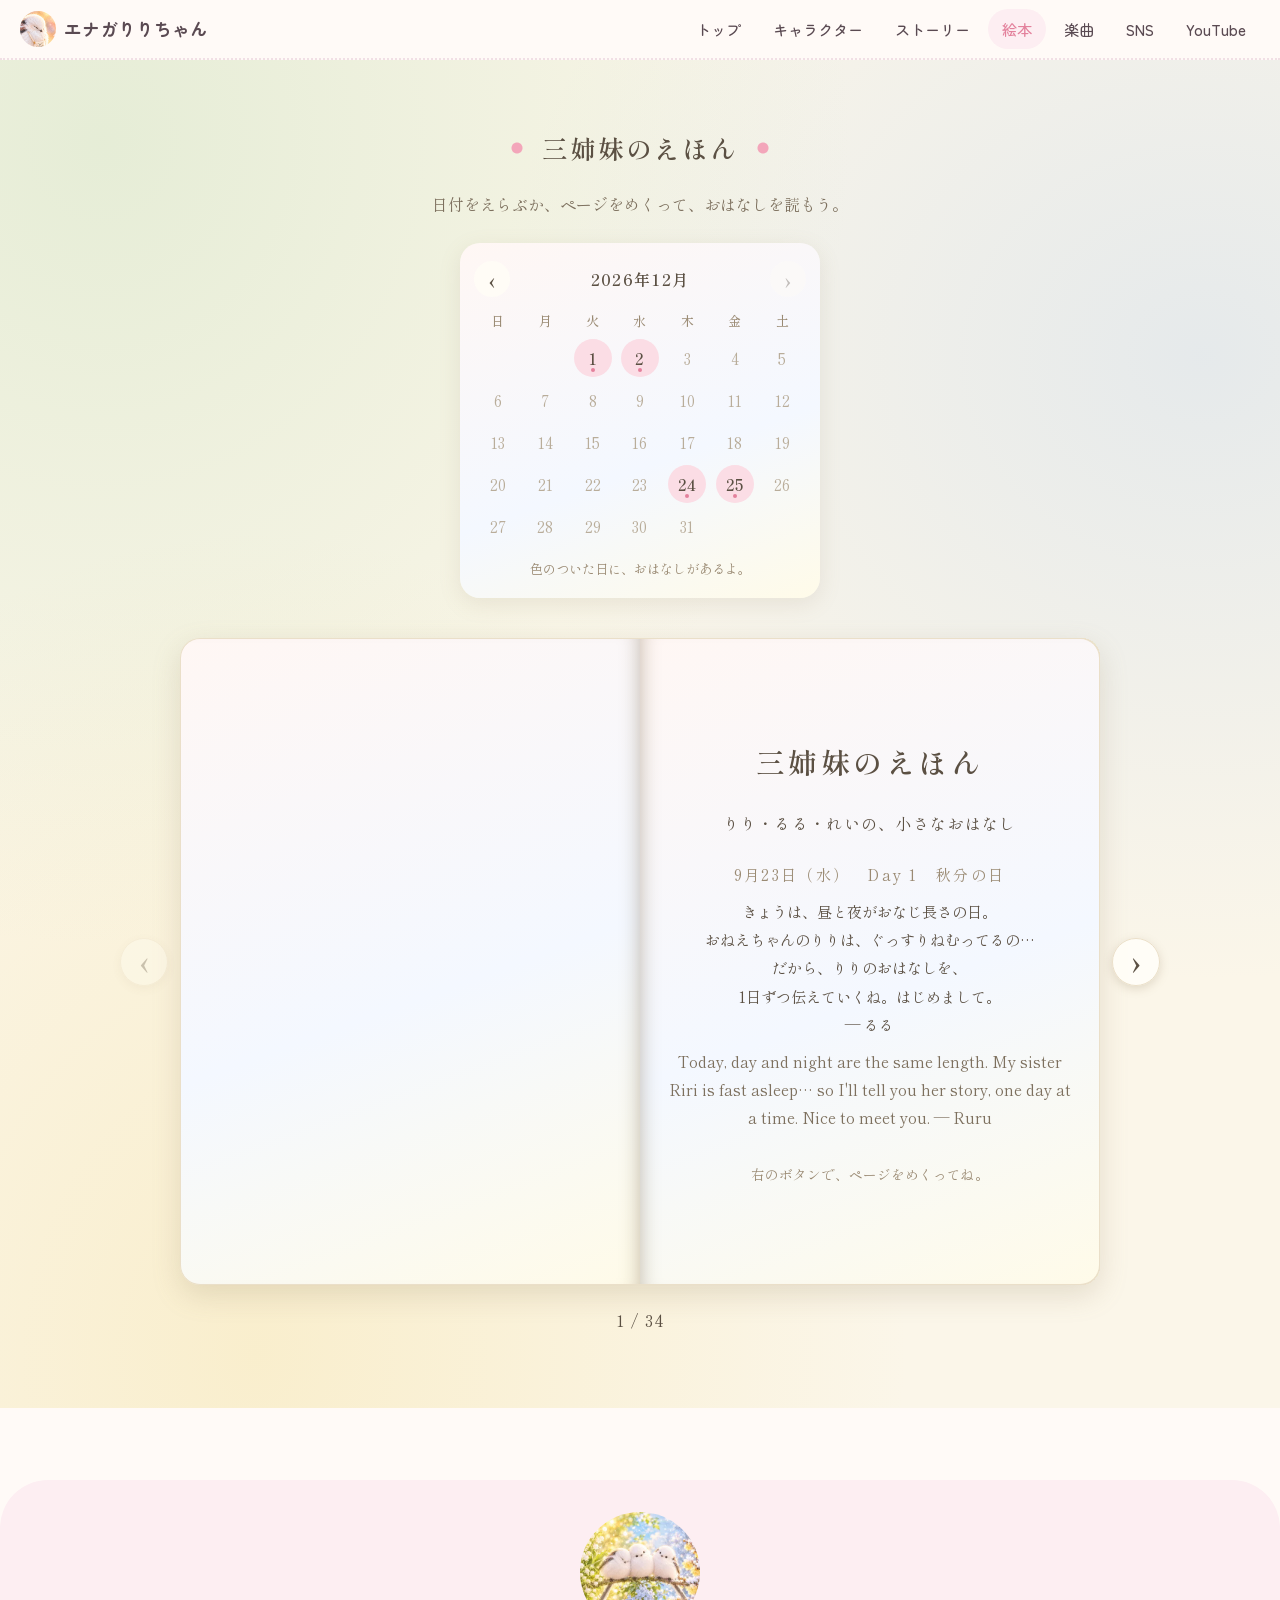
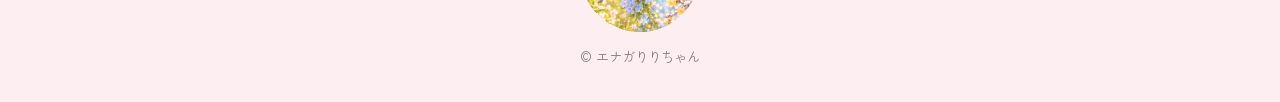
<file: stories.html>
<!DOCTYPE html>
<html lang="ja">
<head>
  <meta charset="UTF-8">
  <meta name="viewport" content="width=device-width, initial-scale=1">
  <title>絵本｜エナガりりちゃん</title>
  <meta http-equiv="refresh" content="0; url=ehon.html">
  <link rel="canonical" href="ehon.html">
  <script>location.replace("ehon.html" + location.hash);</script>
</head>
<body>
  <p><a href="ehon.html">絵本のページへ移動しました</a></p>
</body>
</html>
</file>
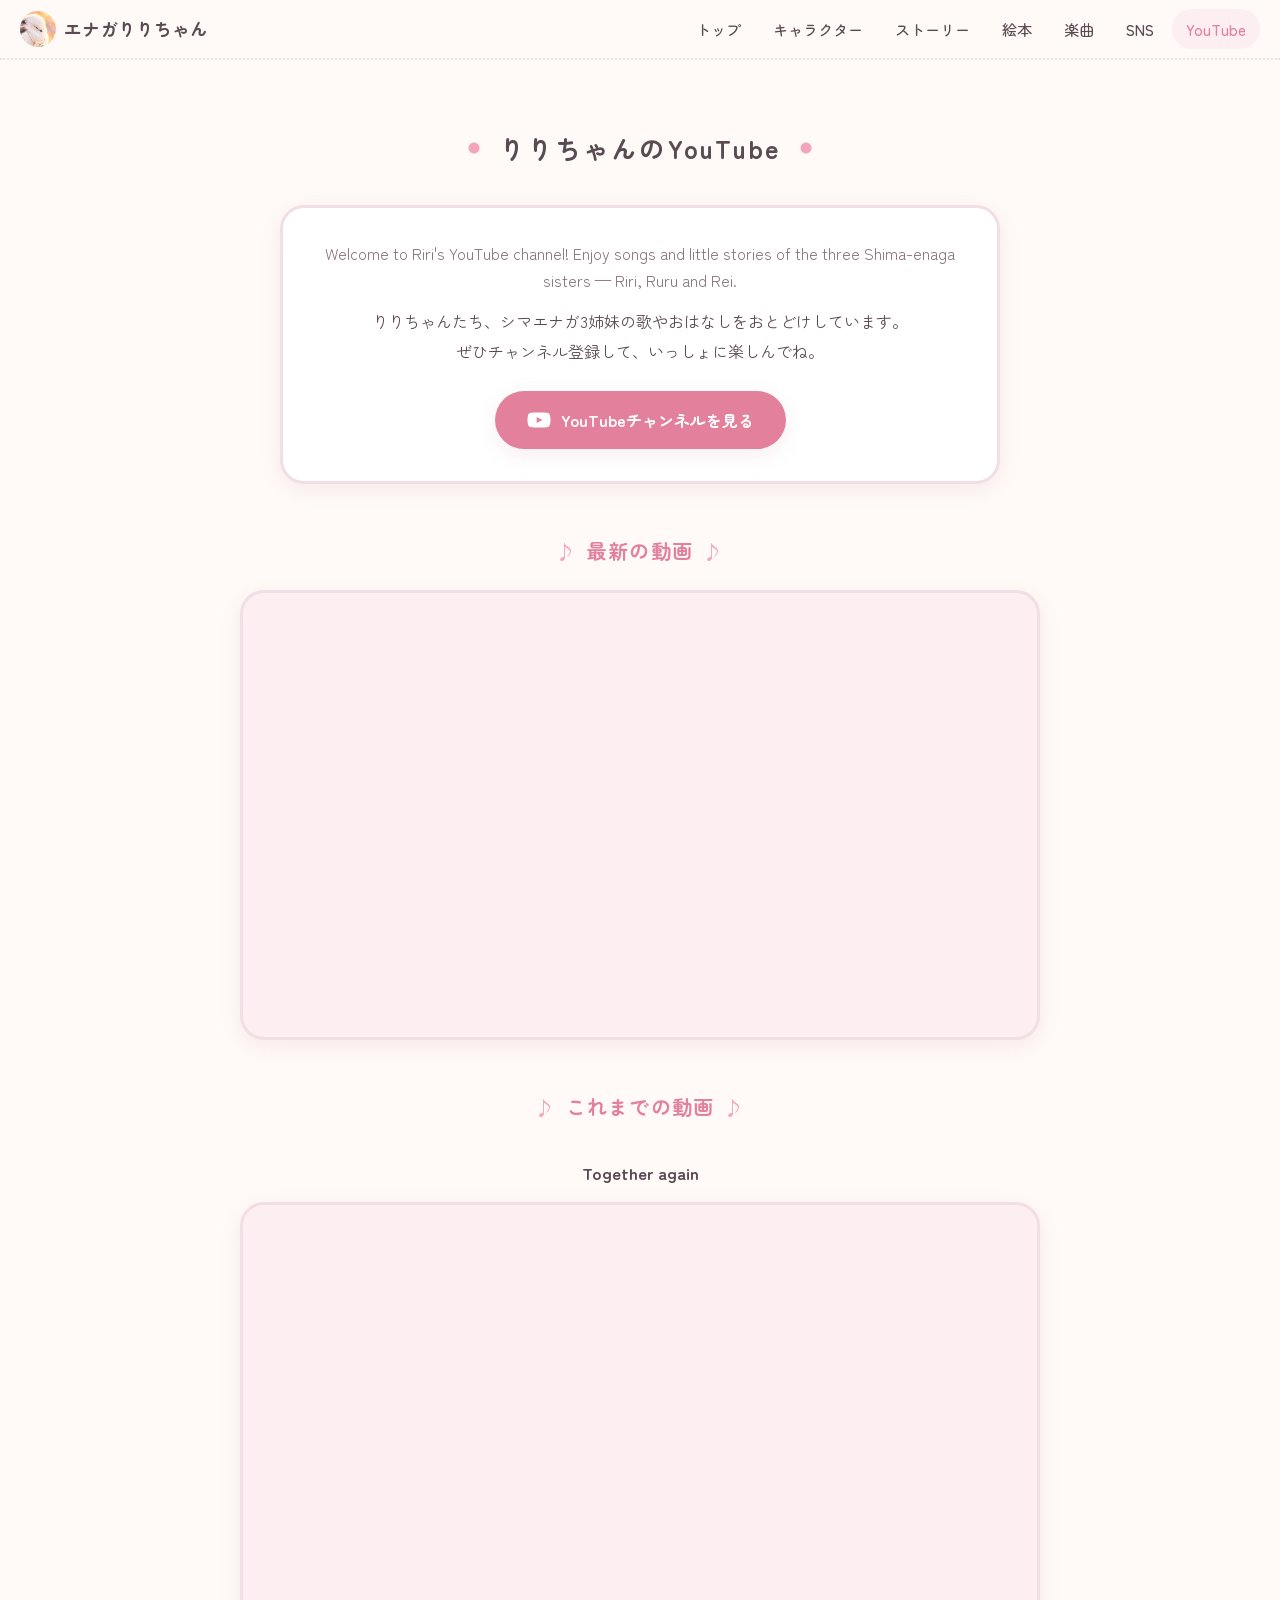
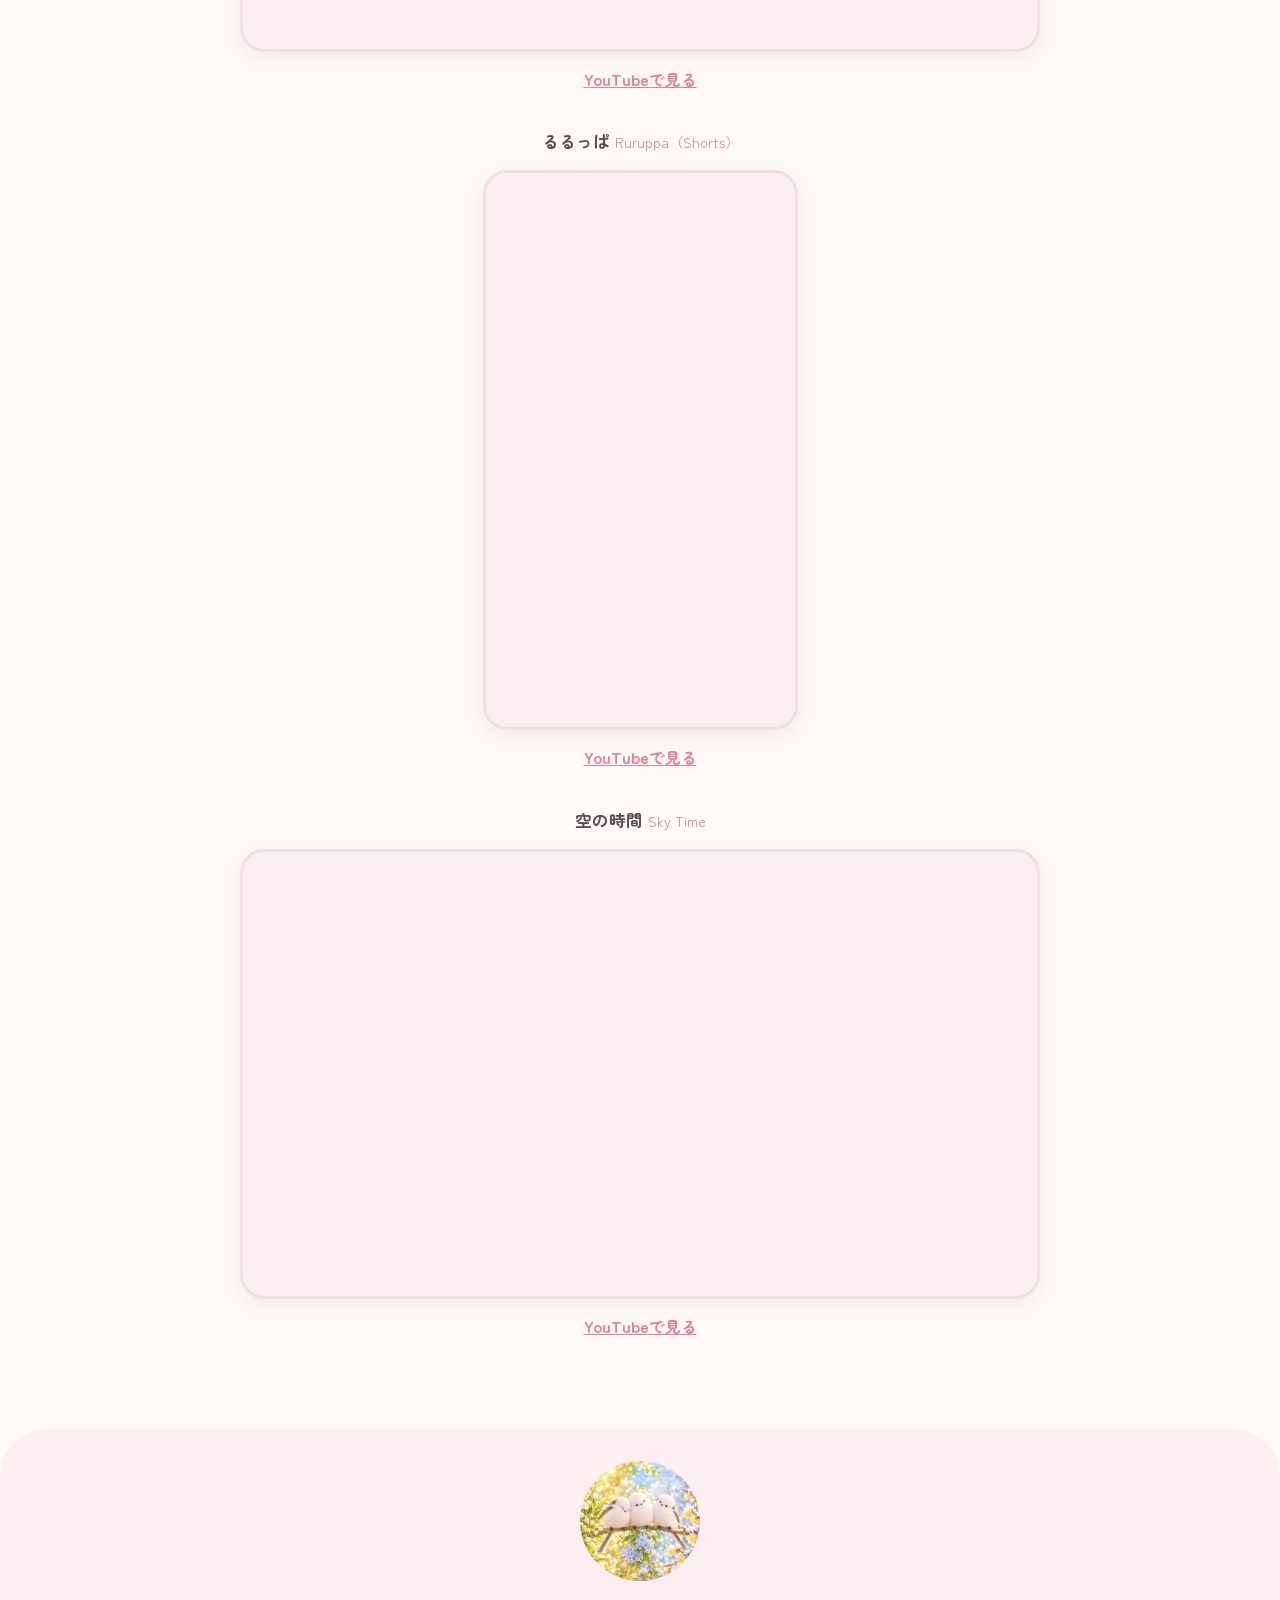
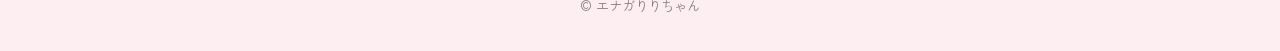
<file: youtube.html>
<!DOCTYPE html>
<html lang="ja">
<head>
  <meta charset="UTF-8">
  <meta name="viewport" content="width=device-width, initial-scale=1">
  <title>りりちゃんのYouTube｜エナガりりちゃん</title>
  <meta name="description" content="エナガりりちゃんのYouTubeチャンネルの紹介ページです。最新動画もここから見られます。">
  <meta property="og:title" content="りりちゃんのYouTube｜エナガりりちゃん">
  <meta property="og:description" content="エナガりりちゃんのYouTubeチャンネルの紹介ページです。最新動画もここから見られます。">
  <meta property="og:type" content="website">
  <meta property="og:image" content="images/top.jpg">
  <meta name="theme-color" content="#fdeef2">
  <link rel="icon" href="images/favicon.png" type="image/png">
  <link rel="apple-touch-icon" href="images/favicon.png">
  <link rel="preconnect" href="https://fonts.googleapis.com">
  <link rel="preconnect" href="https://fonts.gstatic.com" crossorigin>
  <link href="https://fonts.googleapis.com/css2?family=Zen+Maru+Gothic:wght@400;500;700&display=swap" rel="stylesheet">
  <link rel="stylesheet" href="style.css?v=20261104">
</head>
<body>
  <header class="site-header">
    <a class="logo" href="index.html">
      <img src="images/favicon.png" alt="" width="36" height="36">
      <span>エナガりりちゃん</span>
    </a>
    <nav class="site-nav" aria-label="メインメニュー">
      <a href="index.html#top">トップ</a>
      <a href="index.html#characters">キャラクター</a>
      <a href="index.html#story">ストーリー</a>
      <a href="ehon.html">絵本</a>
      <a href="index.html#music">楽曲</a>
      <a href="index.html#sns">SNS</a>
      <a href="youtube.html" aria-current="page">YouTube</a>
    </nav>
  </header>

  <main>
    <section class="section yt">
      <h1 class="section-title"><span>りりちゃんのYouTube</span></h1>

      <div class="yt-intro">
        <p class="yt-intro-en" lang="en">
          Welcome to Riri's YouTube channel! Enjoy songs and little stories of the three Shima-enaga sisters — Riri, Ruru and Rei.
        </p>
        <p class="yt-intro-ja">
          りりちゃんたち、シマエナガ3姉妹の歌やおはなしをおとどけしています。<br class="pc-only">
          ぜひチャンネル登録して、いっしょに楽しんでね。
        </p>
        <a class="yt-button" href="https://www.youtube.com/@enagariri" target="_blank" rel="noopener">
          <svg viewBox="0 0 24 24" aria-hidden="true"><path d="M23 7.2a3 3 0 0 0-2.1-2.1C19 4.6 12 4.6 12 4.6s-7 0-8.9.5A3 3 0 0 0 1 7.2 31 31 0 0 0 .5 12 31 31 0 0 0 1 16.8a3 3 0 0 0 2.1 2.1c1.9.5 8.9.5 8.9.5s7 0 8.9-.5a3 3 0 0 0 2.1-2.1 31 31 0 0 0 .5-4.8 31 31 0 0 0-.5-4.8ZM9.7 15V9l5.8 3-5.8 3Z"/></svg>
          <span>YouTubeチャンネルを見る</span>
        </a>
      </div>

      <h2 class="yt-latest-title">最新の動画</h2>
      <div class="yt-embed">
        <iframe src="https://www.youtube.com/embed/OeVBtRButKU" title="Morinoko" allow="accelerometer; autoplay; clipboard-write; encrypted-media; gyroscope; picture-in-picture; web-share" referrerpolicy="strict-origin-when-cross-origin" allowfullscreen></iframe>
      </div>

      <h2 class="yt-latest-title">これまでの動画</h2>

      <h3 class="yt-video-title">Together again</h3>
      <div class="yt-embed">
        <iframe src="https://www.youtube.com/embed/n-ygIgvh5Xs" title="Together again" loading="lazy" allow="accelerometer; autoplay; clipboard-write; encrypted-media; gyroscope; picture-in-picture; web-share" referrerpolicy="strict-origin-when-cross-origin" allowfullscreen></iframe>
      </div>
      <p class="yt-short-link"><a href="https://youtu.be/n-ygIgvh5Xs" target="_blank" rel="noopener">YouTubeで見る</a></p>

      <h3 class="yt-video-title">るるっぱ <span class="yt-video-sub">Ruruppa（Shorts）</span></h3>
      <div class="yt-short">
        <iframe src="https://www.youtube.com/embed/21tZM3-kCbY" title="るるっぱ（Ruruppa）YouTubeショート" loading="lazy" allow="accelerometer; autoplay; clipboard-write; encrypted-media; gyroscope; picture-in-picture; web-share" referrerpolicy="strict-origin-when-cross-origin" allowfullscreen></iframe>
      </div>
      <p class="yt-short-link"><a href="https://youtube.com/shorts/21tZM3-kCbY" target="_blank" rel="noopener">YouTubeで見る</a></p>

      <h3 class="yt-video-title">空の時間 <span class="yt-video-sub">Sky Time</span></h3>
      <div class="yt-embed">
        <iframe src="https://www.youtube.com/embed/9uemJ0_DUP8" title="空の時間（Sky Time）" loading="lazy" allow="accelerometer; autoplay; clipboard-write; encrypted-media; gyroscope; picture-in-picture; web-share" referrerpolicy="strict-origin-when-cross-origin" allowfullscreen></iframe>
      </div>
      <p class="yt-short-link"><a href="https://youtu.be/9uemJ0_DUP8" target="_blank" rel="noopener">YouTubeで見る</a></p>
    </section>
  </main>

  <footer class="site-footer">
    <img src="images/top-small.webp" alt="" width="120" height="120" loading="lazy" decoding="async">
    <p><small>&copy; エナガりりちゃん</small></p>
  </footer>

</body>
</html>
</file>
<file: style.css>
:root {
  --bg: #fffaf7;
  --bg-soft: #fdeef2;
  --text: #5a4a52;
  --text-soft: #8a7880;
  --pink: #f3a6ba;
  --pink-deep: #e3819c;
  --line: #f1dfe5;
  --white: #ffffff;

  --riri: #bfe1b6;
  --riri-bg: #f1f9ee;
  --ruru: #a9cff0;
  --ruru-bg: #eef6fc;
  --rei: #f5dc86;
  --rei-bg: #fdf8e6;

  --radius: 24px;
  --shadow: 0 6px 20px rgba(214, 160, 178, 0.18);
  --header-h: 60px;
}

*,
*::before,
*::after {
  box-sizing: border-box;
}

html {
  scroll-behavior: smooth;
  scroll-padding-top: calc(var(--header-h) + 8px);
}

body {
  margin: 0;
  font-family: "Zen Maru Gothic", "Hiragino Maru Gothic ProN", "Hiragino Sans", "Meiryo", sans-serif;
  color: var(--text);
  background: var(--bg);
  line-height: 1.9;
  -webkit-text-size-adjust: 100%;
}

img {
  max-width: 100%;
  height: auto;
  display: block;
}

a {
  color: inherit;
}

/* ---------- ヘッダー ---------- */
.site-header {
  position: sticky;
  top: 0;
  z-index: 10;
  display: flex;
  align-items: center;
  justify-content: space-between;
  gap: 12px;
  min-height: var(--header-h);
  padding: 8px 20px;
  background: rgba(255, 250, 247, 0.92);
  backdrop-filter: blur(8px);
  -webkit-backdrop-filter: blur(8px);
  border-bottom: 2px dotted var(--line);
}

.logo img {
  border-radius: 50%;
}

.logo {
  display: flex;
  align-items: center;
  gap: 8px;
  font-weight: 700;
  font-size: 1.1rem;
  text-decoration: none;
  white-space: nowrap;
}

.site-nav {
  display: flex;
  gap: 4px;
}

.site-nav a {
  padding: 6px 14px;
  border-radius: 999px;
  font-size: 0.95rem;
  font-weight: 500;
  text-decoration: none;
  transition: background 0.2s;
}

.site-nav a:hover,
.site-nav a:focus-visible {
  background: var(--bg-soft);
}

/* ---------- トップ ---------- */
.hero {
  padding: 40px 20px 56px;
  text-align: center;
  background:
    radial-gradient(circle at 15% 20%, var(--riri-bg) 0 90px, transparent 91px),
    radial-gradient(circle at 88% 30%, var(--ruru-bg) 0 110px, transparent 111px),
    radial-gradient(circle at 70% 95%, var(--rei-bg) 0 120px, transparent 121px),
    var(--bg-soft);
  border-radius: 0 0 48px 48px;
}

.hero-lead {
  margin: 0;
  color: var(--pink-deep);
  font-weight: 700;
  letter-spacing: 0.2em;
}

.hero-title {
  margin: 4px 0 24px;
  font-size: clamp(2rem, 7vw, 3.2rem);
  font-weight: 700;
  letter-spacing: 0.08em;
  line-height: 1.3;
}

.hero-image {
  width: 100%;
  max-width: 600px;
  margin: 0 auto;
  border-radius: 32px;
  box-shadow: var(--shadow);
  background: var(--white);
}

.hero-text {
  margin: 28px 0 0;
  font-size: 1.05rem;
}

/* ---------- セクション共通 ---------- */
.section {
  max-width: 960px;
  margin: 0 auto;
  padding: 64px 20px 16px;
}

.section-title {
  margin: 0 0 32px;
  text-align: center;
  font-size: 1.6rem;
  letter-spacing: 0.08em;
}

.section-title span {
  display: inline-block;
  padding: 0 1.2em;
  background:
    radial-gradient(circle, var(--pink) 0 5px, transparent 6px) left center / 12px 12px no-repeat,
    radial-gradient(circle, var(--pink) 0 5px, transparent 6px) right center / 12px 12px no-repeat;
}

.section-lead {
  margin: -16px 0 24px;
  text-align: center;
  color: var(--text-soft);
}

/* ---------- キャラクター ---------- */
.chara-list {
  display: grid;
  gap: 28px;
}

.chara {
  --c: var(--pink);
  --c-bg: var(--bg-soft);
  display: grid;
  grid-template-columns: 220px 1fr;
  align-items: center;
  gap: 28px;
  padding: 28px;
  background: var(--white);
  border: 3px solid var(--c);
  border-radius: var(--radius);
  box-shadow: var(--shadow);
}

.chara--riri { --c: var(--riri); --c-bg: var(--riri-bg); }
.chara--ruru { --c: var(--ruru); --c-bg: var(--ruru-bg); }
.chara--rei  { --c: var(--rei);  --c-bg: var(--rei-bg); }

.chara-image {
  background: var(--c-bg);
  border-radius: 28px;
  padding: 8px;
}

.chara-image img {
  width: 100%;
  border-radius: 20px;
}

.chara-tag {
  display: inline-block;
  margin: 0;
  padding: 0 12px;
  font-size: 0.8rem;
  font-weight: 700;
  background: var(--c-bg);
  border: 2px solid var(--c);
  border-radius: 999px;
}

.chara-name {
  margin: 6px 0 12px;
  font-size: 1.7rem;
  letter-spacing: 0.06em;
  line-height: 1.4;
}

.chara-profile {
  display: flex;
  flex-wrap: wrap;
  gap: 8px;
  margin: 0 0 12px;
}

.chara-profile div {
  display: flex;
  overflow: hidden;
  border-radius: 12px;
  border: 2px solid var(--c);
  font-size: 0.9rem;
}

.chara-profile dt {
  padding: 2px 10px;
  background: var(--c);
  font-weight: 700;
}

.chara-profile dd {
  margin: 0;
  padding: 2px 12px;
  background: var(--white);
}

.chara-text {
  margin: 0;
}

/* ---------- ストーリー ---------- */
.story {
  max-width: 720px;
  margin: 0 auto;
  padding: 40px 48px;
  background: var(--white);
  border: 3px solid var(--line);
  border-radius: var(--radius);
  box-shadow: var(--shadow);
  line-height: 2.1;
}

.story-title {
  margin: 0 0 24px;
  text-align: center;
  font-size: 1.25rem;
  color: var(--pink-deep);
  letter-spacing: 0.06em;
}

.story-title::before,
.story-title::after {
  content: "♪";
  margin: 0 0.5em;
  color: var(--pink);
  font-weight: 400;
}

.story p {
  margin: 0 0 1.2em;
}

.story .story-last {
  margin: 1.8em 0 0;
  text-align: center;
  font-weight: 700;
}

/* ---------- 楽曲紹介 ---------- */
.track-list {
  display: grid;
  grid-template-columns: 1fr;
  gap: 24px;
}

.track {
  --c: var(--pink);
  --c-bg: var(--bg-soft);
  position: relative;
  padding: 28px 28px 24px;
  background: var(--white);
  border: 3px solid var(--c);
  border-radius: var(--radius);
  box-shadow: var(--shadow);
}

.track::after {
  content: "♪";
  position: absolute;
  top: 14px;
  right: 20px;
  font-size: 1.6rem;
  line-height: 1;
  color: var(--c);
}

.track--sora     { --c: #b9d8f2; --c-bg: #f0f7fd; }
.track--ruru     { --c: var(--ruru); --c-bg: var(--ruru-bg); }
.track--together { --c: var(--pink); --c-bg: var(--bg-soft); }
.track--birdsong { --c: var(--rei); --c-bg: var(--rei-bg); }
.track--hidamari { --c: #f6c99a; --c-bg: #fff4e8; }
.track--morinoko { --c: #b8dcc4; --c-bg: #f1f9f3; }

.track-tag {
  display: inline-block;
  margin: 0;
  padding: 0 12px;
  font-size: 0.8rem;
  font-weight: 700;
  background: var(--c-bg);
  border: 2px solid var(--c);
  border-radius: 999px;
}

.track-title {
  margin: 8px 0 12px;
  font-size: 1.5rem;
  letter-spacing: 0.04em;
  line-height: 1.4;
}

.track-sub {
  display: inline-block;
  margin-left: 0.3em;
  font-size: 0.9rem;
  font-weight: 500;
  color: var(--text-soft);
}

.track-text {
  margin: 0;
}

.track.has-jacket {
  display: grid;
  grid-template-columns: 150px 1fr;
  align-items: start;
  gap: 28px;
}

.track-jacket img {
  width: 100%;
  border-radius: 16px;
  box-shadow: 0 4px 14px rgba(120, 140, 170, 0.25);
}

.track-lyrics {
  margin-top: 16px;
}

.track-lyrics summary {
  display: inline-block;
  padding: 6px 18px;
  font-weight: 700;
  font-size: 0.95rem;
  list-style: none;
  cursor: pointer;
  background: var(--white);
  border: 2px solid var(--c);
  border-radius: 999px;
  transition: background 0.2s;
}

.track-lyrics summary::-webkit-details-marker {
  display: none;
}

.track-lyrics summary::after {
  content: "▼";
  display: inline-block;
  margin-left: 6px;
  font-size: 0.7em;
  transition: transform 0.2s;
}

.track-lyrics[open] summary::after {
  transform: rotate(180deg);
}

.track-lyrics summary:hover,
.track-lyrics summary:focus-visible {
  background: var(--c-bg);
}

.lyrics {
  margin-top: 16px;
  padding: 20px 24px;
  background: var(--c-bg);
  border-radius: 16px;
  line-height: 2;
}

.lyrics p {
  margin: 0 0 1.4em;
}

.lyrics-note {
  font-size: 0.8em;
  color: var(--text-soft);
}

.lyrics p:last-child {
  margin-bottom: 0;
}

.track-audio {
  margin-top: 20px;
  padding: 16px;
  background: var(--c-bg);
  border-radius: 16px;
}

.track-audio-label {
  margin: 0 0 8px;
  font-size: 0.9rem;
  font-weight: 700;
}

.track-audio audio {
  display: block;
  width: 100%;
}

/* ---------- SNS ---------- */
.sns-list {
  display: flex;
  flex-wrap: wrap;
  justify-content: center;
  gap: 16px;
  margin: 0;
  padding: 0;
  list-style: none;
}

.sns-link {
  display: flex;
  align-items: center;
  gap: 10px;
  min-width: 200px;
  padding: 14px 24px;
  font-weight: 700;
  text-decoration: none;
  background: var(--white);
  border: 2px solid var(--line);
  border-radius: 999px;
  box-shadow: var(--shadow);
  transition: transform 0.2s, border-color 0.2s;
}

.sns-link:hover,
.sns-link:focus-visible {
  transform: translateY(-2px);
  border-color: var(--pink);
}

.sns-link svg {
  width: 22px;
  height: 22px;
  fill: var(--pink-deep);
  flex-shrink: 0;
}

/* ---------- フッター ---------- */
.site-footer {
  margin-top: 72px;
  padding: 32px 20px;
  text-align: center;
  color: var(--text-soft);
  background: var(--bg-soft);
  border-radius: 48px 48px 0 0;
}

.site-footer img {
  margin: 0 auto 8px;
  border-radius: 50%;
}

.site-footer p {
  margin: 0;
}

/* ---------- YouTube ---------- */
.site-nav a[aria-current="page"] {
  background: var(--bg-soft);
  color: var(--pink-deep);
}

.yt .section-title {
  font-size: 1.6rem;
}

.yt-intro {
  max-width: 720px;
  margin: 0 auto;
  padding: 32px 40px;
  text-align: center;
  background: var(--white);
  border: 3px solid var(--line);
  border-radius: var(--radius);
  box-shadow: var(--shadow);
}

.yt-intro-en {
  margin: 0 0 12px;
  color: var(--text-soft);
  line-height: 1.7;
}

.yt-intro-ja {
  margin: 0 0 24px;
}

.yt-button {
  display: inline-flex;
  align-items: center;
  justify-content: center;
  gap: 10px;
  padding: 14px 32px;
  font-weight: 700;
  color: var(--white);
  text-decoration: none;
  background: var(--pink-deep);
  border-radius: 999px;
  box-shadow: var(--shadow);
  transition: transform 0.2s, background 0.2s;
}

.yt-button:hover,
.yt-button:focus-visible {
  transform: translateY(-2px);
  background: #d86e8b;
}

.yt-button svg {
  width: 24px;
  height: 24px;
  fill: currentColor;
  flex-shrink: 0;
}

.yt-latest-title {
  margin: 48px 0 20px;
  text-align: center;
  font-size: 1.25rem;
  color: var(--pink-deep);
  letter-spacing: 0.06em;
}

.yt-latest-title::before,
.yt-latest-title::after {
  content: "♪";
  margin: 0 0.5em;
  color: var(--pink);
  font-weight: 400;
}

.yt-embed {
  position: relative;
  max-width: 800px;
  margin: 0 auto;
  aspect-ratio: 16 / 9;
  overflow: hidden;
  background: var(--bg-soft);
  border: 3px solid var(--line);
  border-radius: var(--radius);
  box-shadow: var(--shadow);
}

.yt-embed iframe {
  position: absolute;
  inset: 0;
  width: 100%;
  height: 100%;
  border: 0;
}

.yt-video-title {
  margin: 32px 0 12px;
  text-align: center;
  font-size: 1.05rem;
}

.yt-video-sub {
  font-size: 0.85em;
  font-weight: 400;
  color: var(--pink-deep);
}

.yt-short {
  position: relative;
  max-width: 315px;
  margin: 0 auto;
  aspect-ratio: 9 / 16;
  overflow: hidden;
  background: var(--bg-soft);
  border: 3px solid var(--line);
  border-radius: var(--radius);
  box-shadow: var(--shadow);
}

.yt-short iframe {
  position: absolute;
  inset: 0;
  width: 100%;
  height: 100%;
  border: 0;
}

.yt-short-link {
  margin: 12px 0 0;
  text-align: center;
}

.yt-short-link a {
  font-weight: 700;
  color: var(--pink-deep);
}

.yt-embed-fallback {
  display: flex;
  flex-direction: column;
  align-items: center;
  justify-content: center;
  gap: 8px;
  height: 100%;
  padding: 16px;
  text-align: center;
}

.yt-embed-fallback p {
  margin: 0;
}

.yt-embed-fallback a {
  font-weight: 700;
  color: var(--pink-deep);
}

/* ---------- スマホ ---------- */
.sp-only {
  display: none;
}

/* ---------- 楽曲紹介（PC・タブレット：ジャケットを上にしたカードを横に並べる） ---------- */
@media (min-width: 721px) {
  .track-list {
    grid-template-columns: repeat(2, 1fr);
    align-items: start;
  }

  .track.has-jacket {
    grid-template-columns: 1fr;
    gap: 14px;
    padding: 18px;
  }

  .track::after {
    display: none;
  }

  .track-jacket {
    max-width: 180px;
  }

  .track-title {
    margin: 6px 0 8px;
    font-size: 1.15rem;
  }

  .track-sub {
    font-size: 0.8rem;
  }

  .track-text {
    font-size: 0.88rem;
    line-height: 1.8;
  }

  .track-audio {
    margin-top: 14px;
    padding: 10px;
  }

  .track-audio-label {
    font-size: 0.8rem;
  }

  .track-lyrics summary {
    padding: 4px 14px;
    font-size: 0.82rem;
  }

  .lyrics-song {
    display: none;
  }

  .lyrics {
    padding: 14px 16px;
    font-size: 0.88rem;
    line-height: 1.9;
  }
}

@media (min-width: 961px) {
  #music {
    max-width: 1120px;
  }

  .track-list {
    grid-template-columns: repeat(4, 1fr);
    gap: 18px;
  }

  .track-jacket {
    max-width: none;
  }
}

@media (max-width: 720px) {
  .site-header {
    flex-direction: column;
    gap: 4px;
    padding: 8px 12px 6px;
  }

  .logo img {
  border-radius: 50%;
}

.logo {
    font-size: 1rem;
  }

  .logo img {
    width: 28px;
    height: 28px;
  }

  .site-nav {
    width: 100%;
    justify-content: space-between;
  }

  .site-nav a {
    flex: 1 1 auto;
    padding: 4px 2px;
    font-size: 0.78rem;
    white-space: nowrap;
    text-align: center;
  }

  html {
    scroll-padding-top: 100px;
  }

  .hero {
    padding: 28px 16px 40px;
    border-radius: 0 0 32px 32px;
  }

  .hero-image {
    border-radius: 20px;
  }

  .sp-only {
    display: inline;
  }

  .section {
    padding: 48px 16px 8px;
  }

  .section-title {
    font-size: 1.35rem;
  }

  .chara {
    grid-template-columns: 1fr;
    gap: 16px;
    padding: 24px 20px;
    text-align: center;
  }

  .chara-image {
    width: 100%;
    max-width: 320px;
    margin: 0 auto;
  }

  .chara-profile {
    justify-content: center;
  }

  .chara-text {
    text-align: left;
  }

  .story {
    padding: 28px 20px;
  }

  .track-list {
    grid-template-columns: 1fr;
  }

  .track {
    padding: 24px 20px 20px;
  }

  .track-title {
    font-size: 1.3rem;
  }

  .track.has-jacket {
    grid-template-columns: 1fr;
    gap: 16px;
  }

  .track-list {
    gap: 32px;
  }

  .track-jacket {
    width: 100%;
    max-width: 150px;
    margin: 0 auto;
  }

  .lyrics {
    padding: 16px 18px;
  }

  .story-title {
    font-size: 1.1rem;
  }

  .sns-list {
    flex-direction: column;
    align-items: stretch;
  }

  .sns-link {
    justify-content: center;
  }

  .pc-only {
    display: none;
  }

  .yt .section-title {
    font-size: 1.35rem;
  }

  .yt-intro {
    padding: 24px 20px;
    text-align: left;
  }

  .yt-button {
    display: flex;
    width: 100%;
    padding: 14px 16px;
  }

  .yt-latest-title {
    margin-top: 36px;
    font-size: 1.1rem;
  }

  .yt-embed {
    border-width: 2px;
    border-radius: 16px;
  }
}

@media (prefers-reduced-motion: reduce) {
  html {
    scroll-behavior: auto;
  }

  .sns-link,
  .yt-button {
    transition: none;
  }
}

/* ---------- ペンダント紹介 ---------- */
.pendant-section {
  --pd-ivory: #fbf6e9;
  --pd-ink: #5b5043;
  --pd-line: #e6dcc3;
  --pd-green: #a9c5a0;
  max-width: none;
  margin-top: 0;
  padding: 64px 20px 72px;
  color: var(--pd-ink);
  font-family: "Shippori Mincho", "Hiragino Mincho ProN", "Yu Mincho", "YuMincho", serif;
  background:
    radial-gradient(ellipse at 8% 6%, rgba(190, 220, 180, 0.35), transparent 45%),
    radial-gradient(ellipse at 94% 22%, rgba(180, 205, 240, 0.30), transparent 42%),
    radial-gradient(ellipse at 20% 96%, rgba(245, 220, 140, 0.30), transparent 45%),
    var(--pd-ivory);
}

.pendant-section > * {
  max-width: 920px;
  margin-left: auto;
  margin-right: auto;
}

.pendant-section .section-title,
.pendant-section .section-lead {
  font-family: inherit;
  font-weight: 600;
}

.pendant-section .section-lead {
  font-weight: 400;
  color: #7d705e;
}

.pendant-grid {
  display: grid;
  grid-template-columns: 1fr;
  gap: 28px;
  margin-top: 0;
  margin-bottom: 0;
  padding: 0;
  list-style: none;
}

.pendant-card {
  overflow: hidden;
  background: rgba(255, 253, 247, 0.96);
  border: 1px solid var(--pd-line);
  border-radius: 22px;
  box-shadow: 0 6px 22px rgba(120, 100, 60, 0.12);
}

.pendant-zoom {
  display: block;
  width: 100%;
  margin: 0;
  padding: 0;
  border: 0;
  background: none;
  cursor: zoom-in;
}

.pendant-zoom img {
  width: 100%;
  height: auto;
}

.pendant-zoom:focus-visible {
  outline: 3px solid var(--pd-green);
  outline-offset: -3px;
}

.pendant-body {
  padding: 20px 24px 26px;
}

.pendant-name {
  margin: 0 0 8px;
  font-size: 1.25rem;
  font-weight: 600;
  letter-spacing: 0.06em;
}

.pendant-text {
  margin: 0;
  font-size: 0.98rem;
  line-height: 1.95;
}

@media (min-width: 721px) {
  .pendant-grid {
    grid-template-columns: repeat(2, 1fr);
    gap: 32px;
  }
}

/* 拡大表示 */
.lightbox {
  width: min(94vw, 1200px);
  max-width: none;
  max-height: 94vh;
  padding: 0;
  border: 0;
  border-radius: 16px;
  background: transparent;
  overflow: visible;
}

.lightbox::backdrop {
  background: rgba(50, 42, 30, 0.72);
}

.lightbox img {
  width: 100%;
  height: auto;
  max-height: 90vh;
  object-fit: contain;
  border-radius: 16px;
  cursor: zoom-out;
}

.lightbox-close {
  position: absolute;
  top: -14px;
  right: -6px;
  z-index: 1;
  width: 40px;
  height: 40px;
  border: 0;
  border-radius: 50%;
  background: #fffdf7;
  color: #5b5043;
  font-size: 1.5rem;
  line-height: 1;
  cursor: pointer;
  box-shadow: 0 2px 8px rgba(0, 0, 0, 0.3);
}

@media (max-width: 720px) {
  .site-nav a {
    padding: 4px 0;
    font-size: 0.72rem;
    letter-spacing: -0.02em;
  }
}

.pendant-back {
  margin-top: 40px;
  text-align: center;
}

.pendant-back a {
  display: inline-block;
  padding: 6px 20px;
  border: 1px solid var(--pd-line);
  border-radius: 999px;
  background: rgba(255, 253, 247, 0.9);
  text-decoration: none;
}

.pendant-more {
  margin-top: 40px;
  text-align: center;
}

.pendant-more a {
  color: inherit;
  text-underline-offset: 4px;
}

/* ---------- 絵本 ---------- */
.ehon {
  --ehon-line: #eadfc9;
  --ehon-paper: linear-gradient(160deg, #fff7f4 0%, #f4f8ff 55%, #fffbe9 100%);
  max-width: 1040px;
  margin: 0 auto;
}

.ehon-count {
  margin: 20px 0 0;
  text-align: center;
  letter-spacing: 0.1em;
}

/* --- JavaScriptが使えないとき：見開きを縦に並べて読む --- */
.ehon-spread {
  max-width: 560px;
  margin: 0 auto 28px;
  overflow: hidden;
  background: var(--ehon-paper);
  border: 1px solid var(--ehon-line);
  border-radius: 24px;
  box-shadow: 0 6px 22px rgba(150, 130, 100, 0.16);
}

.ehon-art {
  padding: 20px 20px 0;
  text-align: center;
}

.ehon-art img {
  width: 100%;
  max-width: 360px;
  margin: 0 auto;
  border-radius: 16px;
  box-shadow: 0 4px 14px rgba(150, 140, 120, 0.22);
}

.ehon-story {
  padding: 24px 24px 30px;
  text-align: center;
}

.js .ehon-source {
  display: none;
}

/* --- 本の中身（ページの文字・絵） --- */
.ehon-date {
  margin: 0 0 6px;
  font-size: 0.95rem;
  letter-spacing: 0.15em;
  color: #9a8a73;
}

.ehon-title {
  margin: 0 0 20px;
  font-size: 1.35rem;
  font-weight: 600;
  letter-spacing: 0.06em;
  line-height: 1.6;
  text-wrap: balance;
  word-break: keep-all;
}

.ehon-text p {
  margin: 0 0 0.8em;
  line-height: 1.95;
}

.ehon-text .ehon-last {
  margin: 1.2em 0 0;
  font-weight: 500;
}

.ehon-link {
  margin: 24px 0 0;
}

.ehon-link a {
  color: inherit;
  text-underline-offset: 4px;
}

.ehon-story--center {
  display: flex;
  flex-direction: column;
  align-items: center;
  justify-content: center;
}

.ehon-cover-title {
  margin: 0 0 18px;
  font-size: 1.8rem;
  font-weight: 600;
  letter-spacing: 0.12em;
}

.ehon-cover-sub {
  margin: 0;
  letter-spacing: 0.08em;
}

.ehon-hint {
  margin: 22px 0 0;
  font-size: 0.85rem;
  color: #9a8a73;
}

.ehon-end-title {
  margin: 0 0 16px;
  font-size: 1.8rem;
  font-weight: 600;
  letter-spacing: 0.3em;
}

.ehon-end-text {
  margin: 0;
  line-height: 2;
}

/* --- 本（JavaScript） --- */
.ehon-row {
  position: relative;
  display: flex;
  align-items: center;
  gap: 12px;
}

.ehon-stage {
  position: relative;
  flex: 1;
  min-width: 0;
  perspective: 2600px;
}

.ehon-turn {
  flex: none;
  z-index: 5;
  width: 48px;
  height: 48px;
  padding: 0 0 4px;
  font: inherit;
  font-size: 1.9rem;
  line-height: 1;
  color: var(--pd-ink);
  background: rgba(255, 253, 247, 0.96);
  border: 1px solid var(--ehon-line);
  border-radius: 50%;
  box-shadow: 0 3px 10px rgba(150, 130, 100, 0.25);
  cursor: pointer;
  transition: transform 0.15s, opacity 0.2s;
}

.ehon-turn:hover:not(:disabled) {
  transform: scale(1.08);
}

.ehon-turn:disabled {
  opacity: 0.3;
  cursor: default;
}

.ehon-turn:focus-visible {
  outline: 3px solid var(--pd-green);
  outline-offset: 2px;
}

.ehon-page {
  overflow: hidden;
  background: var(--ehon-paper);
  border: 1px solid var(--ehon-line);
}

.ehon-page--l {
  border-right: 0;
  border-radius: 20px 0 0 20px;
  box-shadow: inset -18px 0 20px -18px rgba(110, 90, 60, 0.4);
}

.ehon-page--r {
  border-left: 0;
  border-radius: 0 20px 20px 0;
  box-shadow: inset 18px 0 20px -18px rgba(110, 90, 60, 0.4);
}

/* 見開き（タブレット・パソコン）：左に絵、右に文章 */
.is-spread .ehon-stage {
  border-radius: 20px;
  box-shadow: 0 10px 28px rgba(150, 130, 100, 0.22);
}

.is-spread .ehon-base,
.is-spread .ehon-stack {
  position: absolute;
  top: 0;
  width: 50%;
  height: 100%;
}

.is-spread .ehon-base {
  left: 0;
}

.is-spread .ehon-stack {
  right: 0;
}

.is-spread .ehon-leaf {
  position: absolute;
  inset: 0;
  transform-origin: left center;
  transform-style: preserve-3d;
  transition: transform 0.85s cubic-bezier(0.5, 0.05, 0.25, 1);
}

.is-spread .ehon-leaf.is-flipped {
  transform: rotateY(-180deg);
}

.is-spread .ehon-face {
  position: absolute;
  inset: 0;
  backface-visibility: hidden;
  -webkit-backface-visibility: hidden;
}

.is-spread .ehon-back {
  transform: rotateY(180deg);
}

.is-spread .ehon-art {
  display: flex;
  align-items: center;
  justify-content: center;
  box-sizing: border-box;
  height: 100%;
  padding: 18px;
}

.is-spread .ehon-art picture {
  display: contents;
}

.is-spread .ehon-art img {
  width: auto;
  height: auto;
  max-width: 100%;
  max-height: 100%;
  margin: 0;
  object-fit: contain;
}

.is-spread .ehon-page--r {
  display: flex;
  flex-direction: column;
  box-sizing: border-box;
  padding: 30px 28px;
  overflow: auto;
}

.is-spread .ehon-story {
  margin: auto 0;
  padding: 0;
}

/* ページがめくれる間の、ほんのりした影 */
.is-spread .ehon-face::after {
  content: "";
  position: absolute;
  inset: 0;
  opacity: 0;
  pointer-events: none;
  background: linear-gradient(to right, rgba(90, 70, 40, 0.28), rgba(90, 70, 40, 0) 70%);
}

.is-spread .ehon-back::after {
  background: linear-gradient(to left, rgba(90, 70, 40, 0.28), rgba(90, 70, 40, 0) 70%);
}

.is-spread .ehon-leaf.is-turning .ehon-face::after {
  animation: ehon-shade 0.85s ease-in-out;
}

@keyframes ehon-shade {
  0%, 100% { opacity: 0; }
  50% { opacity: 1; }
}

.ehon-leaf.no-anim {
  transition: none;
}

/* スマホ：上に絵、下に文章。ページ全体がめくれる */
.is-single .ehon-turn {
  position: absolute;
  top: 38%;
  width: 40px;
  height: 40px;
  font-size: 1.6rem;
  background: rgba(255, 253, 247, 0.88);
}

.is-single .ehon-turn--prev {
  left: -10px;
}

.is-single .ehon-turn--next {
  right: -10px;
}

.is-single .ehon-stage {
  display: grid;
  align-items: start;
  transition: height 0.5s ease;
}

.is-single .ehon-leaf {
  grid-area: 1 / 1;
  align-self: start;
  position: relative;
  transform-origin: left center;
  transform-style: preserve-3d;
  transition: transform 0.9s cubic-bezier(0.45, 0.05, 0.3, 1);
}

.is-single .ehon-leaf.is-flipped {
  transform: rotateY(-180deg);
}

.is-single .ehon-leaf.is-gone,
.is-single .ehon-leaf.is-wait {
  visibility: hidden;
}

.is-single .ehon-face {
  backface-visibility: hidden;
  -webkit-backface-visibility: hidden;
}

.is-single .ehon-card {
  overflow: hidden;
  background: var(--ehon-paper);
  border: 1px solid var(--ehon-line);
  border-radius: 6px 24px 24px 6px;
  box-shadow: 0 6px 22px rgba(150, 130, 100, 0.18);
}

.is-single .ehon-art {
  padding: 22px 22px 0;
}

.is-single .ehon-story {
  padding: 20px 20px 28px;
}

.is-single .ehon-back {
  position: absolute;
  inset: 0;
  transform: rotateY(180deg);
  background: linear-gradient(200deg, #fffaf0, #f6eedb);
  border: 1px solid var(--ehon-line);
  border-radius: 24px 6px 6px 24px;
}

/* タブレット：ボタンは本のはしに重ねて、本をできるだけ広く */
@media (max-width: 1099px) {
  .is-spread .ehon-turn {
    position: absolute;
    top: 50%;
    margin-top: -20px;
    width: 40px;
    height: 40px;
    font-size: 1.6rem;
    background: rgba(255, 253, 247, 0.88);
  }

  .is-spread .ehon-turn--prev {
    left: -10px;
  }

  .is-spread .ehon-turn--next {
    right: -10px;
  }
}

@media (max-width: 720px) {
  .ehon-title {
    font-size: 1.2rem;
  }
}

@media (prefers-reduced-motion: reduce) {
  .ehon-leaf,
  .ehon-stage {
    transition: none !important;
  }
}

/* ---------- 絵本のカレンダー ---------- */
.ehon-cal {
  max-width: 360px;
  margin: 0 auto 40px;
  padding: 18px 14px 16px;
  background: linear-gradient(160deg, #fff7f4 0%, #f4f8ff 60%, #fffbe9 100%);
  border: 1px solid var(--ehon-line);
  border-radius: 20px;
  box-shadow: 0 6px 22px rgba(150, 130, 100, 0.14);
}

.ehon-cal[hidden] {
  display: none;
}

.ehon-cal-head {
  display: flex;
  align-items: center;
  justify-content: space-between;
  margin-bottom: 8px;
}

.ehon-cal-month {
  margin: 0;
  font-weight: 600;
  letter-spacing: 0.08em;
}

.ehon-cal-move {
  width: 36px;
  height: 36px;
  font: inherit;
  font-size: 1.3rem;
  line-height: 1;
  color: inherit;
  background: rgba(255, 253, 247, 0.9);
  border: 1px solid var(--ehon-line);
  border-radius: 50%;
  cursor: pointer;
}

.ehon-cal-move:disabled {
  opacity: 0.35;
  cursor: default;
}

.ehon-cal-table {
  width: 100%;
  border-collapse: collapse;
  table-layout: fixed;
  text-align: center;
}

.ehon-cal-table th {
  padding: 4px 0;
  font-size: 0.8rem;
  font-weight: 500;
  color: #9a8a73;
}

.ehon-cal-table td {
  padding: 2px 0;
}

.ehon-cal-day {
  display: inline-flex;
  align-items: center;
  justify-content: center;
  width: 38px;
  height: 38px;
  padding: 0;
  font: inherit;
  font-size: 0.95rem;
  line-height: 1;
  color: #b9ad9a;
  background: none;
  border: 0;
  border-radius: 50%;
}

.ehon-cal-day.has-story {
  position: relative;
  color: var(--pd-ink);
  font-weight: 600;
  background: #fbdde5;
  cursor: pointer;
}

.ehon-cal-day.has-story::after {
  content: "";
  position: absolute;
  bottom: 5px;
  left: 50%;
  width: 4px;
  height: 4px;
  margin-left: -2px;
  border-radius: 50%;
  background: #e3819c;
}

.ehon-cal-day.has-story:hover {
  background: #f8c9d6;
}

.ehon-cal-day.is-current {
  background: #f3a6ba;
  color: #fff;
  box-shadow: 0 0 0 3px rgba(243, 166, 186, 0.35);
}

.ehon-cal-day.is-current::after {
  background: #fff;
}

.ehon-cal-day.has-story:focus-visible,
.ehon-cal-move:focus-visible {
  outline: 3px solid var(--pd-green);
  outline-offset: 2px;
}

.ehon-cal-note {
  margin: 10px 0 0;
  font-size: 0.82rem;
  text-align: center;
  color: #9a8a73;
}

/* メニューが7つになったので、タブレット幅でも折り返さないようにする */
.site-nav a {
  white-space: nowrap;
}

@media (min-width: 721px) and (max-width: 900px) {
  .site-nav a {
    padding: 6px 8px;
    font-size: 0.88rem;
  }
}

.ehon-en {
  margin: 0 0 0.6em;
  font-size: 0.88rem;
  line-height: 1.7;
  color: #7d705e;
}

.ehon-cover-date {
  margin: 22px 0 8px;
}

.ehon-cover-text p {
  margin: 0 0 0.6em;
  font-size: 0.95rem;
  line-height: 1.85;
}

/* 配信サイトなどへのリンク */
.track-links {
  margin: 14px 0 0;
}

.track-link {
  display: inline-block;
  padding: 8px 22px;
  font-weight: 700;
  color: var(--white);
  text-decoration: none;
  background: var(--pink-deep);
  border-radius: 999px;
  box-shadow: var(--shadow);
  transition: transform 0.2s, background 0.2s;
}

.track-link:hover,
.track-link:focus-visible {
  transform: translateY(-2px);
  background: #d86e8b;
}

/* 曲名リンクのリスト（陽だまり） */
.song-list {
  margin: 14px 0 0;
  padding: 0;
  list-style: none;
  counter-reset: track;
}

.song-list li {
  counter-increment: track;
  padding: 6px 0;
  border-bottom: 1px dashed var(--line);
  font-size: 0.9rem;
  font-weight: 700;
  line-height: 1.5;
}

.song-list li::before {
  content: counter(track) ". ";
  color: var(--pink-deep);
}

.song-list a {
  color: var(--pink-deep);
  text-decoration: underline;
  text-underline-offset: 3px;
}

.song-list-en {
  display: block;
  font-size: 0.78rem;
  font-weight: 400;
  color: var(--text-sub, inherit);
}

.song-list-soon {
  display: inline-block;
  margin-left: 6px;
  padding: 0 7px;
  font-size: 0.7rem;
  line-height: 1.5;
  font-weight: 400;
  color: var(--pink-deep);
  border: 1px solid var(--pink-deep);
  border-radius: 999px;
  white-space: nowrap;
}

.song-list li.is-soon {
  color: #8a7a78;
}
</file>
